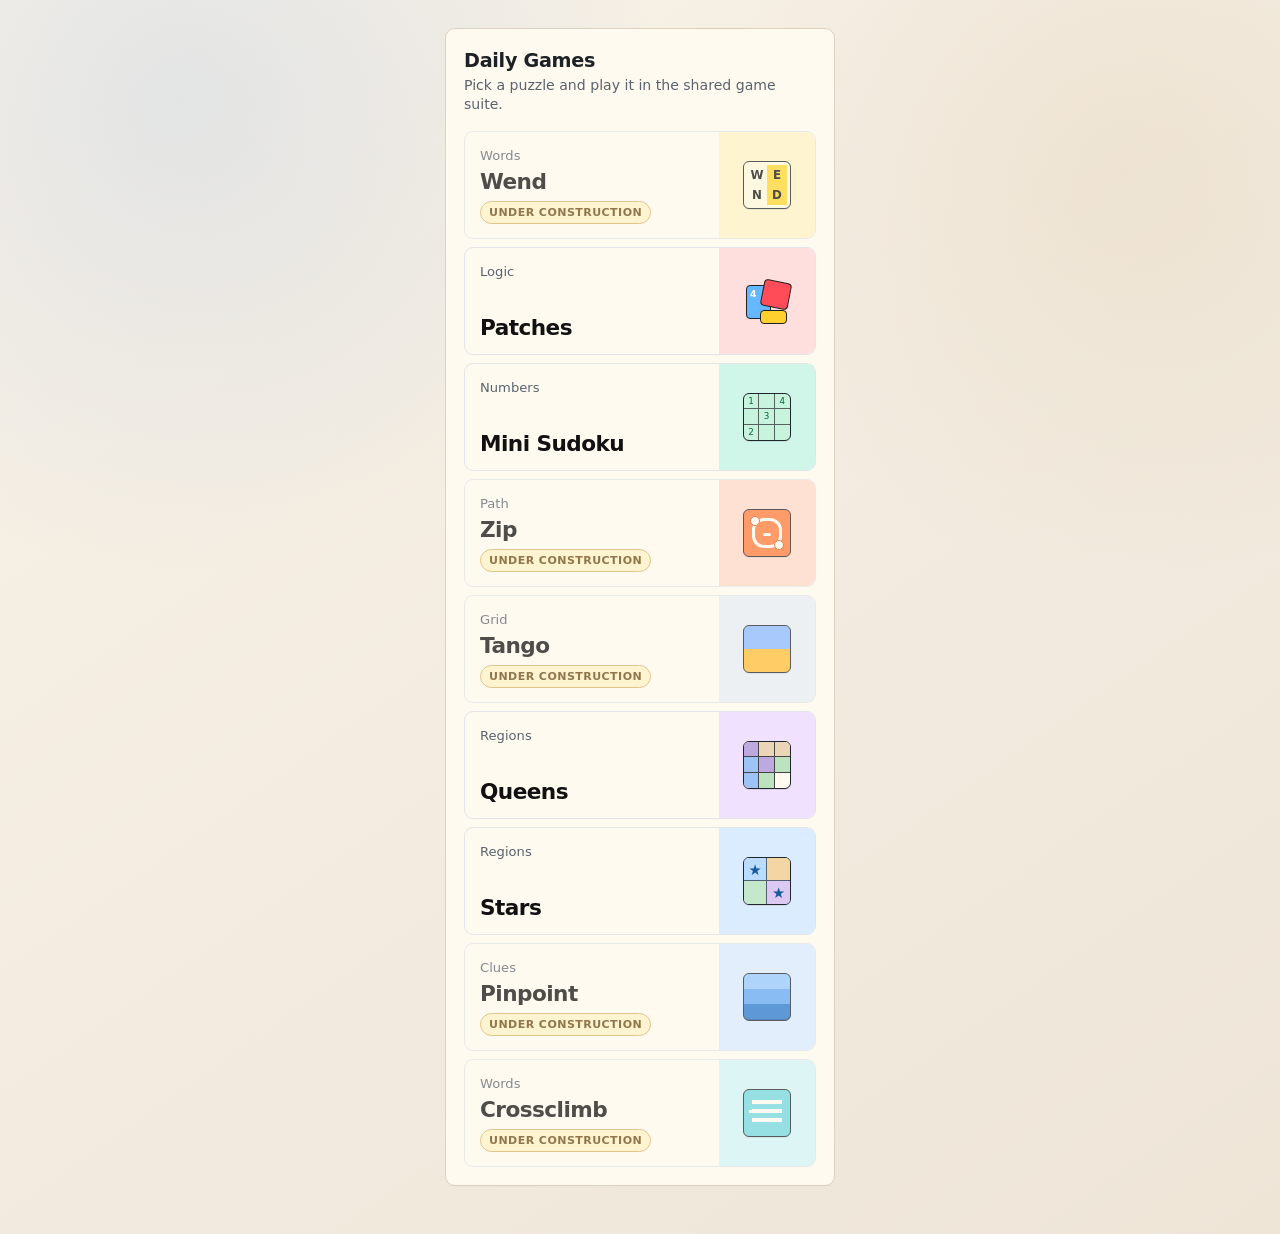
<file: index.html>
<!doctype html>
<html lang="en">
<head>
<meta charset="utf-8">
<meta name="viewport" content="width=device-width,initial-scale=1,viewport-fit=cover">
<title>Puzzle games</title>
<link rel="stylesheet" href="assets/app.css?v=20260803-7">
</head>
<body data-start-game="home">
<script src="assets/app.js?v=20260803-7"></script>
</body>
</html>
</file>
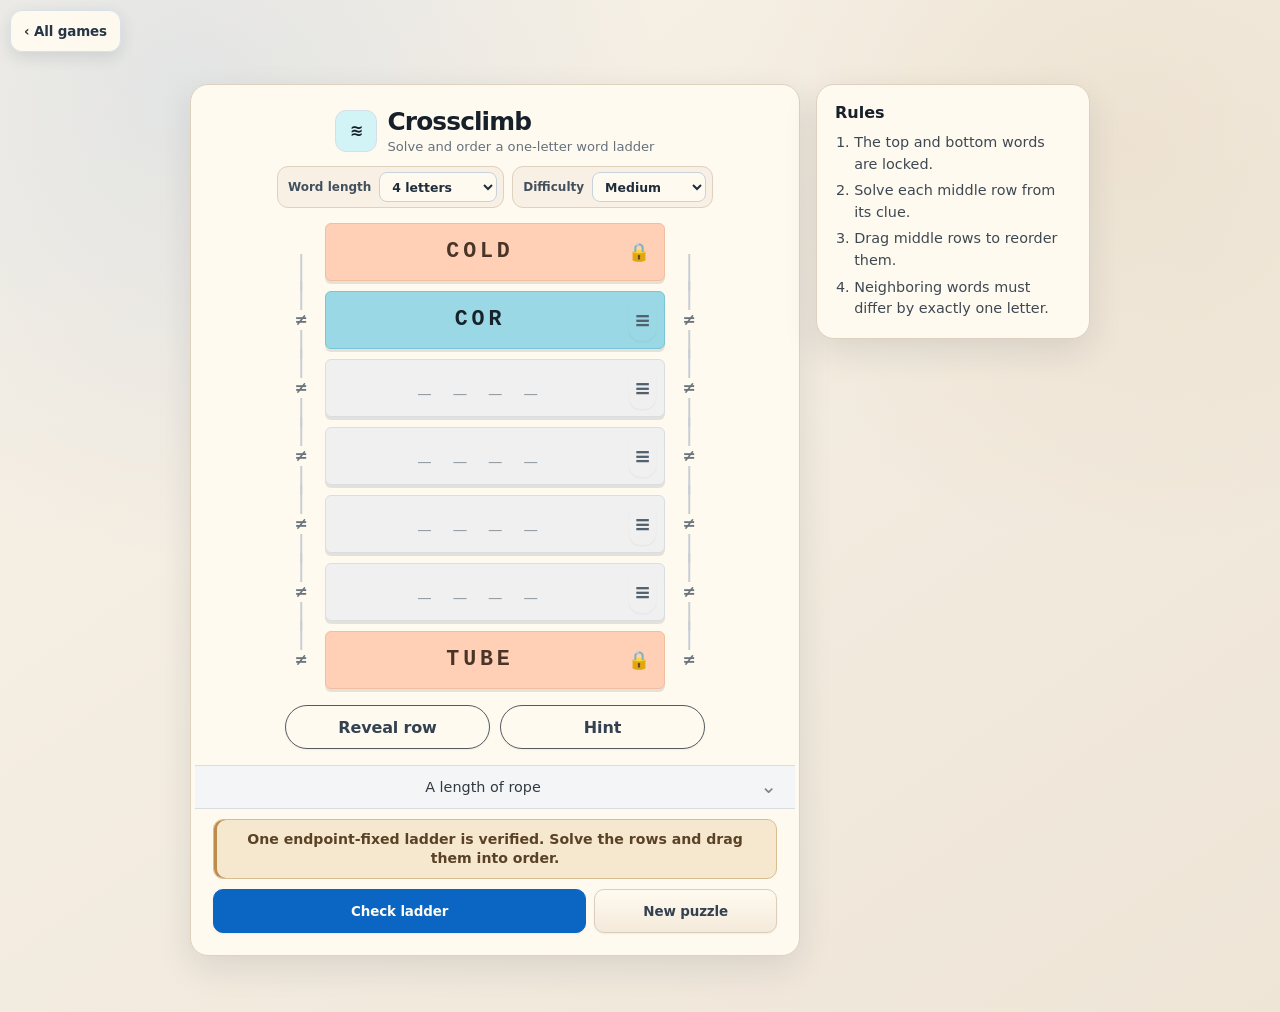
<file: crossclimb.html>
<!doctype html>
<html lang="en">
<head>
<meta charset="utf-8">
<meta name="viewport" content="width=device-width,initial-scale=1,viewport-fit=cover">
<title>Puzzle games</title>
<link rel="stylesheet" href="assets/app.css?v=20260803-7">
</head>
<body data-start-game="crossclimb">
<script src="assets/app.js?v=20260803-7"></script>
</body>
</html>
</file>
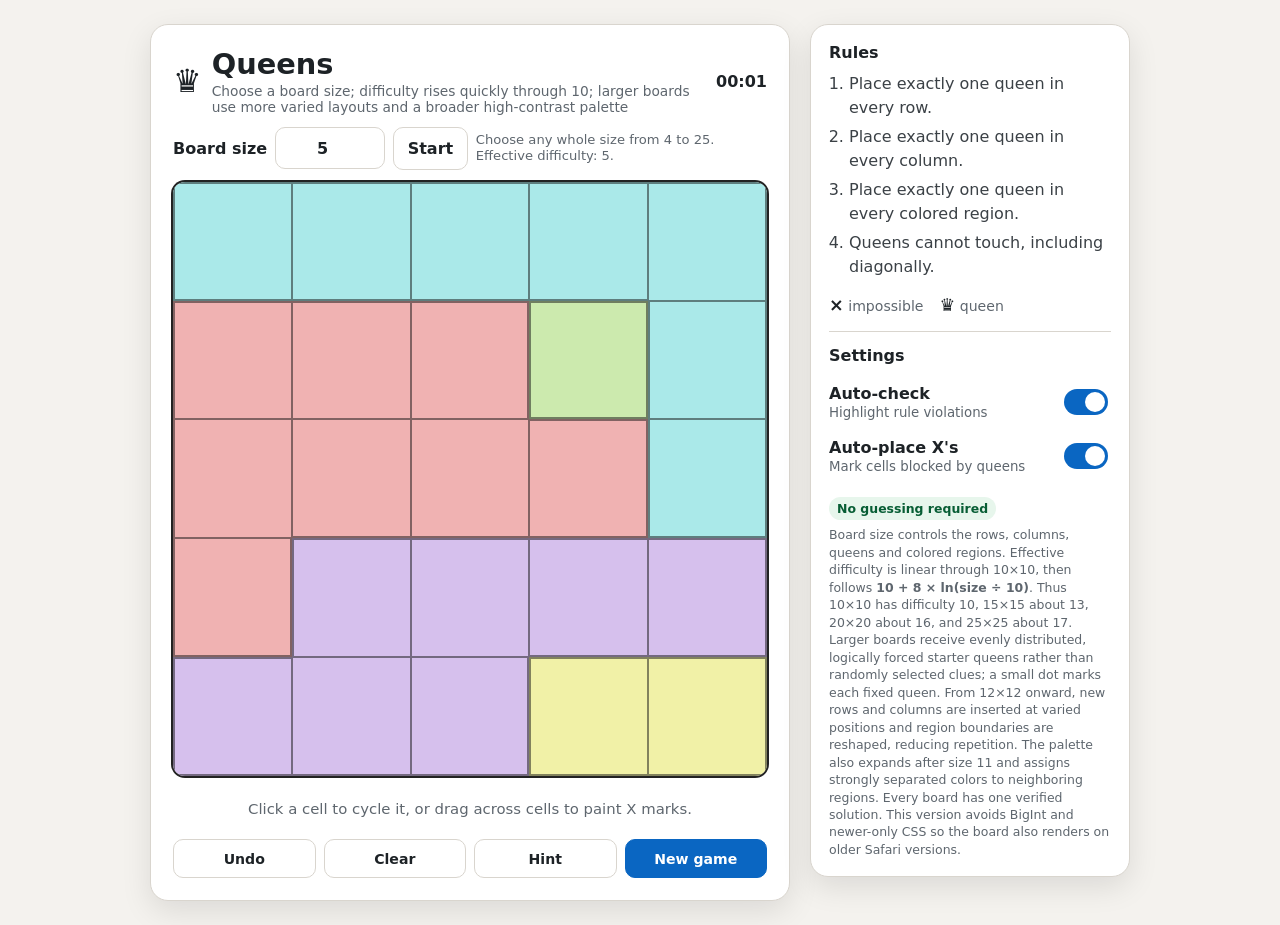
<file: linkedin_queens_v10.html>
<!doctype html>
<html lang="en">
<head>
<meta charset="utf-8">
<meta name="viewport" content="width=device-width,initial-scale=1,viewport-fit=cover">
<title>Queens Logic</title>
<style>
:root{
  --bg:#f4f2ee;--panel:#fff;--ink:#1d2226;--muted:#5e666e;--line:#d9d5ce;
  --accent:#0a66c2;--danger:#b42318;--ok:#057642;--shadow:0 10px 30px rgba(0,0,0,.10);
  font-family:Inter,ui-sans-serif,system-ui,-apple-system,BlinkMacSystemFont,"Segoe UI",sans-serif;
}
*{box-sizing:border-box}
html,body{margin:0;min-height:100%;background:var(--bg);color:var(--ink)}
body{padding:clamp(10px,2vw,24px);touch-action:manipulation}
button,select,input{font:inherit}
button{border:1px solid var(--line);background:#fff;color:var(--ink);border-radius:999px;padding:.68rem 1rem;font-weight:700;cursor:pointer}
button:hover{background:#f7f7f7} button:active{transform:translateY(1px)} button:disabled{opacity:.5;cursor:not-allowed}
button.primary{background:var(--accent);border-color:var(--accent);color:#fff}
button.ghost{background:transparent}
.app{width:min(100%,980px);margin:auto;display:grid;grid-template-columns:minmax(0,640px) minmax(250px,1fr);gap:20px;align-items:start}
.card{background:var(--panel);border:1px solid var(--line);border-radius:18px;box-shadow:var(--shadow)}
.main{padding:clamp(12px,2vw,22px)}
.topbar{display:flex;align-items:center;justify-content:space-between;gap:12px;margin-bottom:12px}
.title{display:flex;align-items:center;gap:10px}.logo{font-size:2rem;line-height:1}.title h1{font-size:clamp(1.25rem,4vw,1.8rem);margin:0}.subtitle{font-size:.86rem;color:var(--muted);margin-top:2px}
.timer{font-variant-numeric:tabular-nums;font-weight:800;white-space:nowrap}
.size-control{display:grid;grid-template-columns:auto minmax(78px,110px) auto 1fr;gap:8px;align-items:center;margin:12px 0}
.size-control label{font-weight:800;white-space:nowrap}
.size-control input{width:100%;border:1px solid var(--line);border-radius:10px;padding:.66rem .72rem;background:#fff;color:var(--ink);font-weight:800;text-align:center}
.size-control input:focus{outline:3px solid rgba(10,102,194,.22);border-color:var(--accent)}
.size-control button{border-radius:10px;padding:.68rem .85rem}
.size-help{color:var(--muted);font-size:.82rem;line-height:1.25}
.board-wrap{position:relative;width:min(100%,620px);margin:auto;border-radius:12px;overflow:hidden;background:#ddd;box-shadow:0 0 0 2px #222}
.board-wrap::before{content:"";display:block;padding-top:100%}
.board{position:absolute;top:0;right:0;bottom:0;left:0;display:grid;width:100%;height:100%;min-width:0;min-height:0;user-select:none;-webkit-user-select:none;touch-action:none}
.cell{appearance:none;-webkit-appearance:none;position:relative;width:100%;height:100%;min-width:0;min-height:0;overflow:hidden;border:0 solid rgba(20,20,20,.50);display:block;padding:0;margin:0;background-color:#fff;background-color:var(--cell);border-radius:0;outline:none;line-height:1}
.cell::after{content:"";position:absolute;top:8%;right:8%;bottom:8%;left:8%;border-radius:8px;pointer-events:none}
.cell:focus-visible::after{box-shadow:inset 0 0 0 3px var(--accent)}
.cell .mark{position:absolute;z-index:2;top:0;right:0;bottom:0;left:0;display:grid;place-items:center;overflow:hidden;font-size:min(42px,calc(58vmin / var(--n)));font-weight:900;line-height:1;text-shadow:0 1px 0 rgba(255,255,255,.45);pointer-events:none}
.cell.x .mark{font-size:0;opacity:.78;text-shadow:none}
.cell.x .mark::before,.cell.x .mark::after{content:"";position:absolute;left:18%;top:calc(50% - 2px);width:64%;height:clamp(2px,0.32em,4px);border-radius:999px;background:currentColor;transform-origin:center}
.cell.x .mark::before{transform:rotate(45deg)}
.cell.x .mark::after{transform:rotate(-45deg)}
.cell.conflict::after{background:repeating-linear-gradient(135deg,rgba(180,35,24,.20) 0 6px,rgba(180,35,24,.42) 6px 11px);box-shadow:inset 0 0 0 3px var(--danger)}
.cell.hint::after{animation:pulse 1s ease-in-out 3;background:rgba(10,102,194,.22);box-shadow:inset 0 0 0 4px var(--accent)}
.cell.fixed{cursor:default}.cell.fixed .mark{filter:drop-shadow(0 0 2px rgba(255,255,255,.85))}.cell.fixed::before{content:"";position:absolute;z-index:3;right:7%;top:7%;width:clamp(3px,calc(12vmin / var(--n)),7px);height:clamp(3px,calc(12vmin / var(--n)),7px);border-radius:50%;background:rgba(29,34,38,.55);pointer-events:none}
@keyframes pulse{50%{transform:scale(.83);opacity:.45}}
.generating{position:absolute;top:0;right:0;bottom:0;left:0;z-index:10;display:none;place-items:center;background:rgba(255,255,255,.88);font-weight:800;text-align:center;padding:20px}
.generating.show{display:grid}
.spinner{width:32px;height:32px;border:4px solid #cfd8e3;border-top-color:var(--accent);border-radius:50%;animation:spin .8s linear infinite;margin:0 auto 10px}@keyframes spin{to{transform:rotate(360deg)}}
.status{min-height:2.8em;margin:12px 0 4px;text-align:center;color:var(--muted);font-size:.93rem;display:grid;place-items:center}
.status.ok{color:var(--ok);font-weight:800}.status.bad{color:var(--danger);font-weight:800}
.actions{display:grid;grid-template-columns:repeat(4,1fr);gap:8px;margin-top:10px}.actions button{padding:.65rem .3rem;border-radius:10px;font-size:.88rem}
.side{padding:18px}.side h2{font-size:1rem;margin:0 0 10px}.rules{margin:0;padding-left:1.25rem;color:#3b4146;line-height:1.5}.rules li+li{margin-top:5px}
.legend{display:flex;gap:16px;margin:16px 0;color:var(--muted);font-size:.88rem}.legend b{color:var(--ink);font-size:1.1rem}
.settings{border-top:1px solid var(--line);padding-top:14px;margin-top:14px}.setting{display:flex;align-items:center;justify-content:space-between;gap:12px;padding:9px 0}.setting label{font-weight:650}.setting small{display:block;color:var(--muted);font-weight:400;margin-top:2px}
.switch{appearance:none;width:44px;height:26px;border-radius:999px;background:#aeb4b9;position:relative;cursor:pointer;flex:0 0 auto}.switch::after{content:"";position:absolute;width:20px;height:20px;top:3px;left:3px;border-radius:50%;background:white;transition:.18s}.switch:checked{background:var(--accent)}.switch:checked::after{left:21px}
.meta{margin-top:14px;color:var(--muted);font-size:.78rem;line-height:1.4}.badge{display:inline-block;padding:3px 8px;border-radius:999px;background:#e7f6ec;color:#075d34;font-weight:800;margin-bottom:6px}
.win{position:fixed;top:0;right:0;bottom:0;left:0;display:none;place-items:center;background:rgba(0,0,0,.45);z-index:30;padding:18px}.win.show{display:grid}.win-card{width:min(92vw,390px);background:#fff;border-radius:20px;padding:26px;text-align:center;box-shadow:var(--shadow)}.win-crown{font-size:4.2rem}.win h2{margin:.2rem 0}.win p{color:var(--muted)}.win .row{display:flex;gap:8px;justify-content:center;margin-top:16px}
@media(max-width:760px){body{padding:8px}.app{grid-template-columns:1fr;gap:10px}.side{box-shadow:none}.main{border-radius:14px}.side{border-radius:14px}.actions{grid-template-columns:repeat(2,1fr)}.board-wrap{width:100%;max-width:620px;min-width:0;min-height:0}.subtitle{display:none}.size-control{grid-template-columns:auto minmax(72px,95px) auto}.size-help{grid-column:1/-1}}
@media(max-width:360px){.topbar{align-items:flex-start}.board-wrap{min-width:0}.main{padding:10px}.size-control{gap:6px}.size-control button{padding:.65rem .55rem}}
</style>
</head>
<body>
<div class="app">
  <main class="card main">
    <div class="topbar">
      <div class="title"><div class="logo">♛</div><div><h1>Queens</h1><div class="subtitle">Choose a board size; difficulty rises quickly through 10; larger boards use more varied layouts and a broader high-contrast palette</div></div></div>
      <div class="timer" id="timer">00:00</div>
    </div>

    <div class="size-control" aria-label="Board size controls">
      <label for="boardSize">Board size</label>
      <input id="boardSize" type="number" min="4" max="25" step="1" value="5" inputmode="numeric" aria-describedby="sizeHelp">
      <button id="applySize">Start</button>
      <span class="size-help" id="sizeHelp">Choose any whole size from 4 to 25. Effective difficulty: 5.</span>
    </div>

    <div class="board-wrap">
      <div class="board" id="board" role="grid" aria-label="Queens board"></div>
      <div class="generating" id="generating"><div><div class="spinner"></div>Generating a unique logic puzzle…</div></div>
    </div>

    <div class="status" id="status" aria-live="polite">Click: empty → × → queen. Drag across cells to paint X marks.</div>
    <div class="actions">
      <button id="undo">Undo</button>
      <button id="clear">Clear</button>
      <button id="hint">Hint</button>
      <button class="primary" id="newGame">New game</button>
    </div>
  </main>

  <aside class="card side">
    <h2>Rules</h2>
    <ol class="rules">
      <li>Place exactly one queen in every row.</li>
      <li>Place exactly one queen in every column.</li>
      <li>Place exactly one queen in every colored region.</li>
      <li>Queens cannot touch, including diagonally.</li>
    </ol>
    <div class="legend"><span><b>×</b> impossible</span><span><b>♛</b> queen</span></div>
    <div class="settings">
      <h2>Settings</h2>
      <div class="setting"><label for="autoCheck">Auto-check<small>Highlight rule violations</small></label><input class="switch" id="autoCheck" type="checkbox" checked></div>
      <div class="setting"><label for="autoXs">Auto-place X's<small>Mark cells blocked by queens</small></label><input class="switch" id="autoXs" type="checkbox" checked></div>
    </div>
    <div class="meta"><span class="badge">No guessing required</span><br>Board size controls the rows, columns, queens and colored regions. Effective difficulty is linear through 10×10, then follows <b>10 + 8 × ln(size ÷ 10)</b>. Thus 10×10 has difficulty 10, 15×15 about 13, 20×20 about 16, and 25×25 about 17. Larger boards receive evenly distributed, logically forced starter queens rather than randomly selected clues; a small dot marks each fixed queen. From 12×12 onward, new rows and columns are inserted at varied positions and region boundaries are reshaped, reducing repetition. The palette also expands after size 11 and assigns strongly separated colors to neighboring regions. Every board has one verified solution. This version avoids BigInt and newer-only CSS so the board also renders on older Safari versions.</div>
  </aside>
</div>

<div class="win" id="win" role="dialog" aria-modal="true" aria-labelledby="winTitle">
  <div class="win-card"><div class="win-crown">♛</div><h2 id="winTitle">Puzzle solved</h2><p id="winText"></p><div class="row"><button id="closeWin">View board</button><button class="primary" id="winNew">New game</button></div></div>
</div>

<script>
(() => {
'use strict';
window.addEventListener('error',function(){var st=document.getElementById('status');if(st){st.textContent='The game could not start in this browser. Please reload or update Safari.';st.className='status bad';}});
const MIN_SIZE=4,MAX_SIZE=25,MAX_GENERATED_BASE=9;
const $=s=>document.querySelector(s);
const boardEl=$('#board'),statusEl=$('#status'),genEl=$('#generating'),timerEl=$('#timer'),sizeInput=$('#boardSize');
let n=5,regions=[],solution=[],regionColors=[],cells=[],history=[],moves=0,startedAt=0,timerId=null,solved=false,hintCell=-1,generationToken=0,dragState=null,fixedQueens=new Set();

function randInt(max){return Math.floor(Math.random()*max)}
function shuffle(a){for(let i=a.length-1;i>0;i--){const j=randInt(i+1);[a[i],a[j]]=[a[j],a[i]]}return a}
function fmtTime(ms){const s=Math.max(0,Math.floor(ms/1000)),m=Math.floor(s/60);return String(m).padStart(2,'0')+':'+String(s%60).padStart(2,'0')}
function startTimer(){clearInterval(timerId);startedAt=Date.now();timerEl.textContent='00:00';timerId=setInterval(()=>{if(!solved)timerEl.textContent=fmtTime(Date.now()-startedAt)},500)}
function setStatus(text,type=''){statusEl.textContent=text;statusEl.className='status'+(type?' '+type:'')}
function baseConfig(size){return {maxAttempts:size<=5?55:size===6?75:size===7?100:size===8?135:size===9?190:260,preferSingleton:size<=5,minRegion:size>=8?2:1}}
function unresolvedTarget(size){
  // Full difficulty through 10×10, then a stronger natural-log curve.
  // This keeps early growth fast while allowing larger boards to become harder gradually.
  if(size<=10)return size;
  return Math.min(size,Math.max(1,Math.round(10+8*Math.log(size/10))));
}
function updateSizeHelp(){
  const value=Number(sizeInput.value);
  if(Number.isInteger(value)&&value>=MIN_SIZE&&value<=MAX_SIZE){
    const difficulty=unresolvedTarget(value);
    $('#sizeHelp').textContent=`Choose any whole size from ${MIN_SIZE} to ${MAX_SIZE}. Effective difficulty: ${difficulty}.`;
  }else $('#sizeHelp').textContent=`Choose any whole size from ${MIN_SIZE} to ${MAX_SIZE}.`;
}
function addStarterQueens(size){
  fixedQueens=new Set();
  const starterCount=Math.max(0,size-unresolvedTarget(size));
  if(!starterCount)return 0;

  // Starter clues are deliberately and evenly distributed instead of
  // being selected randomly. Ties use region size and row number only.
  const regionSizes=Array(size).fill(0);
  for(const rid of regions)regionSizes[rid]++;
  const available=new Set(Array.from({length:size},(_,r)=>r));
  const chosen=[];
  for(let k=0;k<starterCount;k++){
    const target=((k+1)*size/(starterCount+1))-.5;
    let bestRow=-1,bestScore=Infinity;
    for(const r of available){
      const i=r*size+solution[r];
      const spacing=chosen.length?Math.min(...chosen.map(x=>Math.abs(x-r))):size;
      const score=Math.abs(r-target)-Math.min(spacing,4)*.035+regionSizes[regions[i]]*.002+r*.00001;
      if(score<bestScore){bestScore=score;bestRow=r}
    }
    available.delete(bestRow);chosen.push(bestRow);
  }
  chosen.sort((a,b)=>a-b);
  for(const r of chosen){const i=r*size+solution[r];fixedQueens.add(i);cells[i]=2}
  return fixedQueens.size;
}

const COLOR_CANDIDATES=[
  [0,68,82],[120,54,80],[240,58,84],[60,72,80],[180,58,79],[300,54,84],
  [30,74,80],[150,52,80],[270,55,84],[90,58,80],[210,68,82],[330,61,83],
  [15,70,90],[135,52,88],[255,57,90],[75,66,88],[195,58,88],[315,55,90],
  [45,72,88],[165,50,88],[285,55,89],[105,56,88],[225,63,89],[345,62,89],
  [350,55,74],[110,46,74],[230,50,76],[50,62,75],[170,46,73],[290,48,76]
];
function colorDistance(a,b){
  let dh=Math.abs(a[0]-b[0]);dh=Math.min(dh,360-dh)/180;
  return dh*3+Math.abs(a[1]-b[1])/34+Math.abs(a[2]-b[2])/18;
}
function makePalette(count,map,size){
  const adjacency=Array.from({length:count},()=>new Set());
  for(let r=0;r<size;r++)for(let c=0;c<size;c++){
    const i=r*size+c,id=map[i];
    if(c+1<size&&map[i+1]!==id){adjacency[id].add(map[i+1]);adjacency[map[i+1]].add(id)}
    if(r+1<size&&map[i+size]!==id){adjacency[id].add(map[i+size]);adjacency[map[i+size]].add(id)}
  }
  const order=Array.from({length:count},(_,i)=>i).sort((a,b)=>adjacency[b].size-adjacency[a].size||a-b);
  const assigned=Array(count).fill(-1),used=new Set();
  const candidateLimit=size>11?COLOR_CANDIDATES.length:Math.min(12,COLOR_CANDIDATES.length);
  for(const rid of order){
    let best=-1,bestScore=-Infinity;
    for(let ci=0;ci<candidateLimit;ci++){
      if(used.has(ci))continue;
      const neighborColors=[...adjacency[rid]].map(x=>assigned[x]).filter(x=>x>=0);
      const separation=neighborColors.length?Math.min(...neighborColors.map(x=>colorDistance(COLOR_CANDIDATES[ci],COLOR_CANDIDATES[x]))):5;
      const globalSpread=assigned.filter(x=>x>=0).length?Math.min(...assigned.filter(x=>x>=0).map(x=>colorDistance(COLOR_CANDIDATES[ci],COLOR_CANDIDATES[x]))):2;
      const score=separation*4+globalSpread;
      if(score>bestScore){bestScore=score;best=ci}
    }
    if(best<0)best=[...Array(COLOR_CANDIDATES.length).keys()].find(i=>!used.has(i));
    assigned[rid]=best;used.add(best);
  }
  return assigned.map(ci=>{const c=COLOR_CANDIDATES[ci];return `hsl(${c[0]}, ${c[1]}%, ${c[2]}%)`});
}

function makeSolution(size){
  const used=Array(size).fill(false),out=[];
  function dfs(r){
    const opts=shuffle([...Array(size).keys()]);
    for(const c of opts){
      if(used[c]||(r>0&&Math.abs(c-out[r-1])===1))continue;
      used[c]=true;out[r]=c;
      if(r===size-1||dfs(r+1))return true;
      used[c]=false;
    }
    return false;
  }
  return dfs(0)?out.slice():null;
}

function solveCount(regionMap,size,opts={}){
  const limit=opts.limit||2,forced=opts.forced||Array(size).fill(-1),capture=!!opts.capture;
  let count=0,first=null;
  const rows=Array.from({length:size},()=>[]);
  for(let r=0;r<size;r++)for(let c=0;c<size;c++){
    const rid=regionMap[r*size+c];
    if(rid<0||(forced[r]>=0&&forced[r]!==c))continue;
    rows[r].push(c);
  }
  function dfs(r,usedCols,usedRegs,prev,path){
    if(count>=limit)return;
    if(r===size){count++;if(capture&&!first)first=path.slice();return}
    for(const c of rows[r]){
      const rid=regionMap[r*size+c],cb=(1<<c),rb=(1<<rid);
      if((usedCols&cb)||(usedRegs&rb)||(r>0&&Math.abs(c-prev)===1))continue;
      path[r]=c;dfs(r+1,usedCols|cb,usedRegs|rb,c,path);
      if(count>=limit)return;
    }
  }
  dfs(0,0,0,-99,Array(size));
  return {count,first};
}

function growUnique(size,sol,conf){
  const map=Array(size*size).fill(-1),sizes=Array(size).fill(1);
  for(let r=0;r<size;r++)map[r*size+sol[r]]=r;
  const frozen=conf.preferSingleton?randInt(size):-1;
  let remaining=size*size-size;
  while(remaining){
    const options=[];
    for(let r=0;r<size;r++)for(let c=0;c<size;c++){
      const i=r*size+c;if(map[i]>=0)continue;
      const near=new Set();
      if(r>0&&map[i-size]>=0)near.add(map[i-size]);
      if(r<size-1&&map[i+size]>=0)near.add(map[i+size]);
      if(c>0&&map[i-1]>=0)near.add(map[i-1]);
      if(c<size-1&&map[i+1]>=0)near.add(map[i+1]);
      for(const rid of near)if(rid!==frozen)options.push([i,rid,sizes[rid]]);
    }
    if(!options.length)return null;
    shuffle(options);options.sort((a,b)=>a[2]-b[2]+(Math.random()-.5)*2.2);
    let placed=false;
    for(const [i,rid] of options){
      map[i]=rid;
      if(solveCount(map,size,{limit:2}).count===1){sizes[rid]++;remaining--;placed=true;break}
      map[i]=-1;
    }
    if(!placed)return null;
  }
  if(Math.min(...sizes)<conf.minRegion)return null;
  return map;
}

const fallback={
  4:{sol:[1,3,0,2],map:[0,0,0,1,0,1,1,1,2,2,3,3,2,3,3,3]},
  5:{sol:[4,2,0,3,1],map:[1,1,0,0,0,2,1,1,3,0,2,1,1,3,0,2,4,4,3,0,4,4,3,3,3]},
  6:{sol:[2,4,0,3,1,5],map:[0,0,0,1,5,5,2,2,0,1,1,5,2,2,3,3,3,5,2,4,4,3,5,5,2,4,4,3,5,5,2,2,5,5,5,5]},
  7:{sol:[6,2,0,4,1,5,3],map:[1,1,3,3,0,0,0,2,1,1,3,0,0,0,2,1,3,3,0,3,0,2,2,3,3,3,3,0,4,4,3,3,3,5,0,4,4,4,5,5,5,0,6,6,6,6,5,5,5]},
  8:{sol:[6,0,3,7,5,2,4,1],map:[0,0,0,0,0,0,0,0,1,0,0,0,0,0,0,0,1,1,1,2,2,0,0,0,1,1,2,2,2,3,3,3,1,5,2,2,2,4,4,3,7,5,5,5,6,4,4,3,7,7,5,5,6,6,4,3,7,7,5,6,6,6,4,4]},
  9:{sol:[5,2,4,7,0,8,3,1,6],map:[1,1,1,1,1,0,0,0,0,4,4,1,1,1,0,3,0,0,4,4,1,1,2,2,3,3,3,4,4,6,1,1,2,2,3,3,4,4,6,6,6,2,2,5,5,4,4,6,6,6,2,2,8,5,4,4,6,6,6,2,2,8,8,4,7,7,7,7,7,2,8,8,7,7,7,7,7,7,8,8,8]}
};

function transformPuzzle(data,size,turns=randInt(4),mirror=Math.random()<.5){
  const newMap=Array(size*size),newSol=Array(size);
  function tx(r,c){if(mirror)c=size-1-c;for(let k=0;k<turns;k++)[r,c]=[c,size-1-r];return [r,c]}
  for(let r=0;r<size;r++)for(let c=0;c<size;c++){const [rr,cc]=tx(r,c);newMap[rr*size+cc]=data.map[r*size+c]}
  for(let r=0;r<size;r++){const [rr,cc]=tx(r,data.sol[r]);newSol[rr]=cc}
  return {map:newMap,sol:newSol};
}
function insertionCandidates(data,size){
  const out=[];
  for(let row=0;row<=size;row++)for(let col=0;col<=size;col++){
    const shifted=oldCol=>oldCol>=col?oldCol+1:oldCol;
    if(row>0&&Math.abs(shifted(data.sol[row-1])-col)<=1)continue;
    if(row<size&&Math.abs(shifted(data.sol[row])-col)<=1)continue;
    const edgePenalty=(row===0||row===size?1:0)+(col===0||col===size?1:0);
    out.push({row,col,edgePenalty});
  }
  shuffle(out);
  out.sort((a,b)=>a.edgePenalty-b.edgePenalty+(Math.random()-.5)*.7);
  return out;
}
function buildInsertedPuzzle(data,size,row,col,armCount){
  const next=size+1,map=Array(next*next).fill(-1),sol=Array(next);
  for(let r=0;r<size;r++)for(let c=0;c<size;c++){
    const nr=r>=row?r+1:r,nc=c>=col?c+1:c;
    map[nr*next+nc]=data.map[r*size+c];
  }
  for(let r=0;r<size;r++){
    const nr=r>=row?r+1:r;
    sol[nr]=data.sol[r]>=col?data.sol[r]+1:data.sol[r];
  }
  sol[row]=col;

  let useLower=Math.random()<.5,run=1+randInt(3);
  for(let c=0;c<next;c++)if(c!==col){
    if(--run<=0){useLower=!useLower;run=1+randInt(4)}
    const oldC=c<col?c:c-1;
    const oldR=row===0?0:row===size?size-1:(useLower?row:row-1);
    map[row*next+c]=data.map[oldR*size+oldC];
  }
  let useRight=Math.random()<.5;run=1+randInt(3);
  for(let r=0;r<next;r++)if(r!==row){
    if(--run<=0){useRight=!useRight;run=1+randInt(4)}
    const oldR=r<row?r:r-1;
    const oldC=col===0?0:col===size?size-1:(useRight?col:col-1);
    map[r*next+col]=data.map[oldR*size+oldC];
  }
  map[row*next+col]=size;
  const arms=shuffle([[row-1,col],[row+1,col],[row,col-1],[row,col+1]]).filter(([r,c])=>r>=0&&r<next&&c>=0&&c<next);
  for(const [r,c] of arms.slice(0,armCount))map[r*next+c]=size;
  return {map,sol};
}
function extendPuzzle(data,size){
  const candidates=insertionCandidates(data,size),pick=candidates[randInt(Math.min(candidates.length,Math.max(1,Math.floor(candidates.length*.65))))];
  // For very large boards, use the guaranteed-unique singleton insertion.
  // Its position and surrounding boundaries still vary on every extension.
  if(size>=15)return buildInsertedPuzzle(data,size,pick.row,pick.col,0);
  const armCount=1+randInt(size>=11?3:2),expanded=buildInsertedPuzzle(data,size,pick.row,pick.col,armCount);
  if(solveCount(expanded.map,size+1,{limit:2}).count===1)return expanded;
  return buildInsertedPuzzle(data,size,pick.row,pick.col,0);
}
function regionConnectedAfterRemoval(map,size,rid,remove){
  let start=-1,total=0;
  for(let i=0;i<map.length;i++)if(map[i]===rid&&i!==remove){total++;if(start<0)start=i}
  if(total<1)return false;
  const seen=new Set([start]),stack=[start];
  while(stack.length){
    const i=stack.pop(),r=Math.floor(i/size),c=i%size;
    const near=[];if(r>0)near.push(i-size);if(r<size-1)near.push(i+size);if(c>0)near.push(i-1);if(c<size-1)near.push(i+1);
    for(const j of near)if(j!==remove&&map[j]===rid&&!seen.has(j)){seen.add(j);stack.push(j)}
  }
  return seen.size===total;
}
function reshapePuzzle(data,size,targetMoves){
  const original=data.map.slice(),queenCells=new Set(data.sol.map((c,r)=>r*size+c));
  function attempt(moveCount){
    const map=original.slice(),regionSizes=Array(size).fill(0);for(const rid of map)regionSizes[rid]++;
    let moved=0,tries=0;
    while(moved<moveCount&&tries++<moveCount*14){
      const i=randInt(map.length);if(queenCells.has(i))continue;
      const source=map[i];if(regionSizes[source]<=2||!regionConnectedAfterRemoval(map,size,source,i))continue;
      const r=Math.floor(i/size),c=i%size,targets=new Set();
      if(r>0&&map[i-size]!==source)targets.add(map[i-size]);if(r<size-1&&map[i+size]!==source)targets.add(map[i+size]);
      if(c>0&&map[i-1]!==source)targets.add(map[i-1]);if(c<size-1&&map[i+1]!==source)targets.add(map[i+1]);
      if(!targets.size)continue;
      const target=shuffle([...targets])[0];map[i]=target;regionSizes[source]--;regionSizes[target]++;moved++;
    }
    return moved?map:null;
  }
  for(const moves of [targetMoves,Math.ceil(targetMoves/2),Math.min(3,targetMoves)]){
    const map=attempt(moves);if(map&&solveCount(map,size,{limit:2}).count===1)return {map,sol:data.sol.slice()};
  }
  return {map:original,sol:data.sol.slice()};
}
function relabelRegions(map,size){const ids=shuffle([...Array(size).keys()]);return map.map(id=>ids[id])}

async function generateGame(){
  const token=++generationToken,target=n,baseSize=Math.min(target,MAX_GENERATED_BASE),conf=baseConfig(baseSize);
  solved=false;genEl.classList.add('show');setControls(false);setStatus('Creating a uniquely solvable board…');
  await new Promise(r=>setTimeout(r,30));
  let best=null;
  for(let attempt=0;attempt<conf.maxAttempts&&token===generationToken;attempt++){
    const sol=makeSolution(baseSize);if(!sol)continue;
    const map=growUnique(baseSize,sol,conf);
    if(map){best={map,sol};break}
    if(attempt%4===3)await new Promise(r=>setTimeout(r,0));
  }
  if(token!==generationToken)return;
  if(!best){
    const fallbackSize=Math.min(baseSize,9),f=fallback[fallbackSize];
    best=transformPuzzle({map:f.map.slice(),sol:f.sol.slice()},fallbackSize);
    let fallbackCurrent=fallbackSize;
    while(fallbackCurrent<baseSize){best=extendPuzzle(best,fallbackCurrent);fallbackCurrent++}
  }
  let current=baseSize;
  while(current<target){best=extendPuzzle(best,current);current++}
  if(target>=12&&target<=15)best=reshapePuzzle(best,target,Math.min(8,3+Math.floor((target-11)*.6)));
  best=transformPuzzle(best,target);
  best.map=relabelRegions(best.map,target);
  regions=best.map;solution=best.sol;regionColors=makePalette(target,regions,target);cells=Array(target*target).fill(0);history=[];moves=0;hintCell=-1;
  const starters=addStarterQueens(target);
  renderBoard();genEl.classList.remove('show');setControls(true);
  setStatus(starters?`${starters} forced starter queen${starters===1?' is':'s are'} already placed. ${target-starters} remain.`:'Click a cell to cycle it, or drag across cells to paint X marks.');
  startTimer();
}

function borderStyle(i){
  const r=Math.floor(i/n),c=i%n,id=regions[i];
  return {top:r===0?2:(regions[i-n]!==id?2:.5),right:c===n-1?2:(regions[i+1]!==id?2:.5),bottom:r===n-1?2:(regions[i+n]!==id?2:.5),left:c===0?2:(regions[i-1]!==id?2:.5)};
}
function autoBlockedSet(){
  const out=new Set();if(!$('#autoXs').checked)return out;
  const queens=[];cells.forEach((v,i)=>{if(v===2)queens.push(i)});
  for(const q of queens){
    const qr=Math.floor(q/n),qc=q%n,rid=regions[q];
    for(let i=0;i<n*n;i++){
      if(i===q||cells[i]===2)continue;
      const r=Math.floor(i/n),c=i%n;
      if(r===qr||c===qc||regions[i]===rid||(Math.abs(r-qr)<=1&&Math.abs(c-qc)<=1))out.add(i);
    }
  }
  return out;
}
function conflictSet(){
  const bad=new Set();if(!$('#autoCheck').checked)return bad;
  const qs=[];cells.forEach((v,i)=>{if(v===2)qs.push(i)});
  for(let a=0;a<qs.length;a++)for(let b=a+1;b<qs.length;b++){
    const i=qs[a],j=qs[b],r1=Math.floor(i/n),c1=i%n,r2=Math.floor(j/n),c2=j%n;
    if(r1===r2||c1===c2||regions[i]===regions[j]||(Math.abs(r1-r2)<=1&&Math.abs(c1-c2)<=1)){bad.add(i);bad.add(j)}
  }
  return bad;
}
function renderBoard(){
  boardEl.style.gridTemplateColumns=`repeat(${n},minmax(0,1fr))`;
  boardEl.style.gridTemplateRows=`repeat(${n},minmax(0,1fr))`;
  boardEl.style.setProperty('--n',n);boardEl.innerHTML='';
  const auto=autoBlockedSet(),bad=conflictSet();
  for(let i=0;i<n*n;i++){
    const b=borderStyle(i),base=cells[i],effective=base===0&&auto.has(i)?1:base;
    const btn=document.createElement('button');btn.className='cell'+(effective===1?' x':'')+(base===2?' queen':'')+(fixedQueens.has(i)?' fixed':'')+(bad.has(i)?' conflict':'')+(i===hintCell?' hint':'');
    btn.style.setProperty('--cell',regionColors[regions[i]]);
    btn.style.borderTopWidth=b.top+'px';btn.style.borderRightWidth=b.right+'px';btn.style.borderBottomWidth=b.bottom+'px';btn.style.borderLeftWidth=b.left+'px';
    btn.dataset.i=i;btn.setAttribute('role','gridcell');btn.setAttribute('aria-label',`Row ${Math.floor(i/n)+1}, column ${i%n+1}: ${fixedQueens.has(i)?'fixed starter queen':effective===1?'marked X':base===2?'queen':'empty'}`);
    btn.innerHTML=`<span class="mark">${base===2?'♛':''}</span>`;
    boardEl.appendChild(btn);
  }
  updateButtons();
}
function pushHistory(){history.push(cells.slice());if(history.length>200)history.shift()}
function cycleCell(i,isAuto=false,reverse=false){
  if(solved)return;
  if(fixedQueens.has(i)){setStatus('That queen is a fixed, logically forced starter clue.');return}
  pushHistory();hintCell=-1;
  const effective=(cells[i]===0&&isAuto)?1:cells[i];
  cells[i]=reverse?(effective===0?2:effective===2?1:0):(effective===0?1:effective===1?2:0);
  moves++;renderBoard();checkProgress();
}
function checkProgress(){
  const bad=conflictSet();
  if(bad.size){setStatus('Two or more queens break a rule.','bad');return}
  const queens=cells.filter(v=>v===2).length;
  if(queens===n){
    const valid=solution.every((c,r)=>cells[r*n+c]===2);
    if(valid){solved=true;clearInterval(timerId);setStatus('Solved without guessing.','ok');renderBoard();$('#winText').textContent=`${n}×${n} · ${n} colors · ${timerEl.textContent} · ${moves} moves`;$('#win').classList.add('show')}
    else setStatus('The board is full, but at least one queen is misplaced.','bad');
  }else setStatus(`${queens} of ${n} queens placed.`);
}
function hasPlayerMarks(){return cells.some((v,i)=>v!==0&&!fixedQueens.has(i))}
function updateButtons(){$('#undo').disabled=!history.length||solved;$('#clear').disabled=!hasPlayerMarks()||solved;$('#hint').disabled=solved}
function setControls(enabled){document.querySelectorAll('.actions button,.size-control button,.size-control input').forEach(el=>el.disabled=!enabled)}
function undo(){if(!history.length||solved)return;cells=history.pop();moves++;hintCell=-1;renderBoard();checkProgress()}
function clearBoard(){if(!hasPlayerMarks()||solved)return;pushHistory();cells.fill(0);for(const i of fixedQueens)cells[i]=2;moves++;hintCell=-1;renderBoard();setStatus('Player marks cleared; starter queens remain.')}
function hint(){
  if(solved)return;
  const bad=conflictSet();
  if(bad.size){hintCell=[...bad][0];renderBoard();setStatus('Fix the highlighted conflicting queen first.','bad');return}
  let wrong=-1;
  for(let i=0;i<n*n;i++)if((cells[i]===2&&solution[Math.floor(i/n)]!==i%n)||(cells[i]===1&&solution[Math.floor(i/n)]===i%n)){wrong=i;break}
  if(wrong>=0){hintCell=wrong;renderBoard();setStatus('The highlighted mark blocks the puzzle’s unique solution.','bad');return}
  let target=-1;
  for(let r=0;r<n;r++){const i=r*n+solution[r];if(cells[i]!==2){target=i;break}}
  if(target<0)return;
  pushHistory();cells[target]=2;moves++;hintCell=target;renderBoard();setStatus(`Forced move: the queen in row ${Math.floor(target/n)+1} belongs in column ${target%n+1}.`);checkProgress();
}

function cellFromTarget(target){const cell=target&&target.closest?target.closest('.cell'):null;return cell&&boardEl.contains(cell)?Number(cell.dataset.i):-1}
function cellFromPoint(x,y){return cellFromTarget(document.elementFromPoint(x,y))}
function lineCells(from,to){
  const r1=Math.floor(from/n),c1=from%n,r2=Math.floor(to/n),c2=to%n,steps=Math.max(Math.abs(r2-r1),Math.abs(c2-c1)),out=[];
  if(!steps)return [from];
  for(let k=0;k<=steps;k++){const r=Math.round(r1+(r2-r1)*k/steps),c=Math.round(c1+(c2-c1)*k/steps),i=r*n+c;if(out[out.length-1]!==i)out.push(i)}
  return out;
}
function paintXs(indices){
  const change=indices.some(i=>i>=0&&cells[i]!==1&&cells[i]!==2);
  if(!change)return false;
  if(!dragState.historySaved){pushHistory();dragState.historySaved=true}
  for(const i of indices)if(i>=0&&cells[i]!==2)cells[i]=1;
  dragState.changed=true;hintCell=-1;renderBoard();return true;
}
function finishDrag(commitClick){
  const state=dragState;if(!state)return;dragState=null;
  if(state.active){if(state.changed){moves++;renderBoard();checkProgress()}else setStatus('No cells changed.')}
  else if(commitClick)cycleCell(state.start,autoBlockedSet().has(state.start));
}
function beginDrag(pointerId,i){
  dragState={pointerId:pointerId,start:i,last:i,active:false,historySaved:false,changed:false};
}
function moveDrag(pointerId,x,y){
  if(!dragState||dragState.pointerId!==pointerId)return;
  const i=cellFromPoint(x,y);if(i<0||i===dragState.last)return;
  const previous=dragState.last;dragState.last=i;dragState.active=true;
  paintXs(lineCells(previous,i).concat(dragState.historySaved?[]:[dragState.start]));
}
if(window.PointerEvent){
  boardEl.addEventListener('pointerdown',e=>{
    if(solved||e.button!==0)return;
    const i=cellFromTarget(e.target);if(i<0)return;
    e.preventDefault();beginDrag(e.pointerId,i);
    try{boardEl.setPointerCapture(e.pointerId)}catch(err){}
  });
  boardEl.addEventListener('pointermove',e=>{
    if(!dragState||dragState.pointerId!==e.pointerId)return;
    e.preventDefault();moveDrag(e.pointerId,e.clientX,e.clientY);
  });
  boardEl.addEventListener('pointerup',e=>{if(!dragState||dragState.pointerId!==e.pointerId)return;e.preventDefault();finishDrag(true)});
  boardEl.addEventListener('pointercancel',e=>{if(dragState&&dragState.pointerId===e.pointerId)finishDrag(false)});
}else{
  boardEl.addEventListener('touchstart',e=>{
    if(solved||!e.touches.length)return;
    const t=e.touches[0],i=cellFromPoint(t.clientX,t.clientY);if(i<0)return;
    e.preventDefault();beginDrag('touch',i);
  },{passive:false});
  boardEl.addEventListener('touchmove',e=>{
    if(!dragState||dragState.pointerId!=='touch'||!e.touches.length)return;
    const t=e.touches[0];e.preventDefault();moveDrag('touch',t.clientX,t.clientY);
  },{passive:false});
  boardEl.addEventListener('touchend',e=>{if(!dragState||dragState.pointerId!=='touch')return;e.preventDefault();finishDrag(true)},{passive:false});
  boardEl.addEventListener('touchcancel',()=>{if(dragState&&dragState.pointerId==='touch')finishDrag(false)});
  boardEl.addEventListener('mousedown',e=>{
    if(solved||e.button!==0)return;const i=cellFromTarget(e.target);if(i<0)return;
    e.preventDefault();beginDrag('mouse',i);
  });
  window.addEventListener('mousemove',e=>{if(dragState&&dragState.pointerId==='mouse'){e.preventDefault();moveDrag('mouse',e.clientX,e.clientY)}});
  window.addEventListener('mouseup',e=>{if(dragState&&dragState.pointerId==='mouse'){e.preventDefault();finishDrag(true)}});
}
boardEl.addEventListener('click',e=>{if(e.detail!==0)return;const i=cellFromTarget(e.target);if(i>=0)cycleCell(i,autoBlockedSet().has(i))});
boardEl.addEventListener('contextmenu',e=>{const i=cellFromTarget(e.target);if(i<0)return;e.preventDefault();cycleCell(i,autoBlockedSet().has(i),true)});

function applySize(){
  const value=Number(sizeInput.value);
  if(!Number.isInteger(value)||value<MIN_SIZE||value>MAX_SIZE){setStatus(`Enter a whole board size from ${MIN_SIZE} to ${MAX_SIZE}.`,'bad');sizeInput.focus();return}
  n=value;generateGame();
}
$('#applySize').addEventListener('click',applySize);sizeInput.addEventListener('input',updateSizeHelp);sizeInput.addEventListener('keydown',e=>{if(e.key==='Enter')applySize()});
$('#newGame').addEventListener('click',generateGame);$('#undo').addEventListener('click',undo);$('#clear').addEventListener('click',clearBoard);$('#hint').addEventListener('click',hint);
$('#autoCheck').addEventListener('change',()=>{renderBoard();checkProgress()});$('#autoXs').addEventListener('change',renderBoard);
$('#closeWin').addEventListener('click',()=>$('#win').classList.remove('show'));$('#winNew').addEventListener('click',()=>{$('#win').classList.remove('show');generateGame()});
window.addEventListener('keydown',e=>{if((e.ctrlKey||e.metaKey)&&e.key.toLowerCase()==='z'){e.preventDefault();undo()}});
updateSizeHelp();
generateGame();
})();
</script>
</body>
</html>
</file>
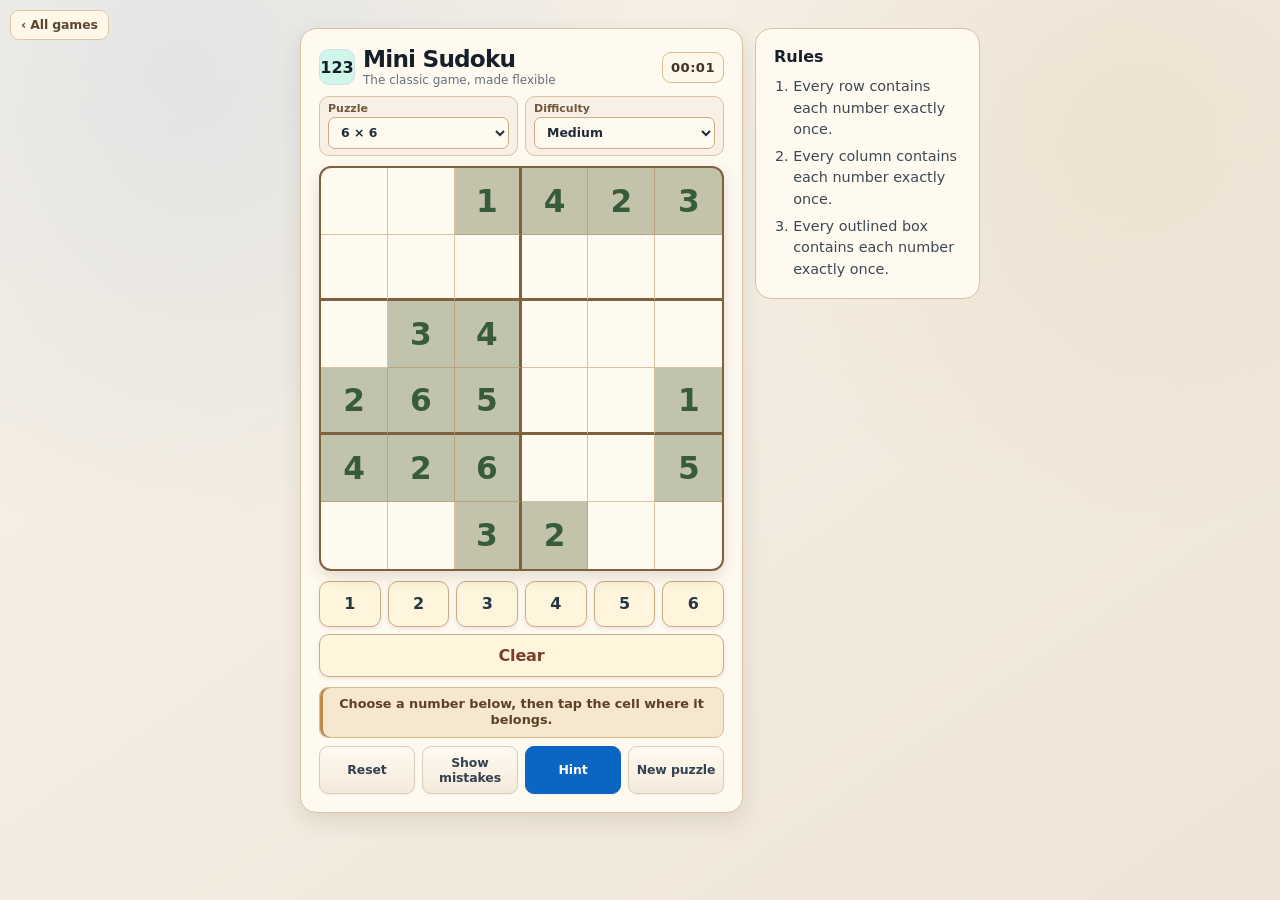
<file: minisudoku.html>
<!doctype html>
<html lang="en">
<head>
<meta charset="utf-8">
<meta name="viewport" content="width=device-width,initial-scale=1,viewport-fit=cover">
<title>Puzzle games</title>
<link rel="stylesheet" href="assets/app.css?v=20260803-7">
</head>
<body data-start-game="sudoku">
<script src="assets/app.js?v=20260803-7"></script>
</body>
</html>
</file>
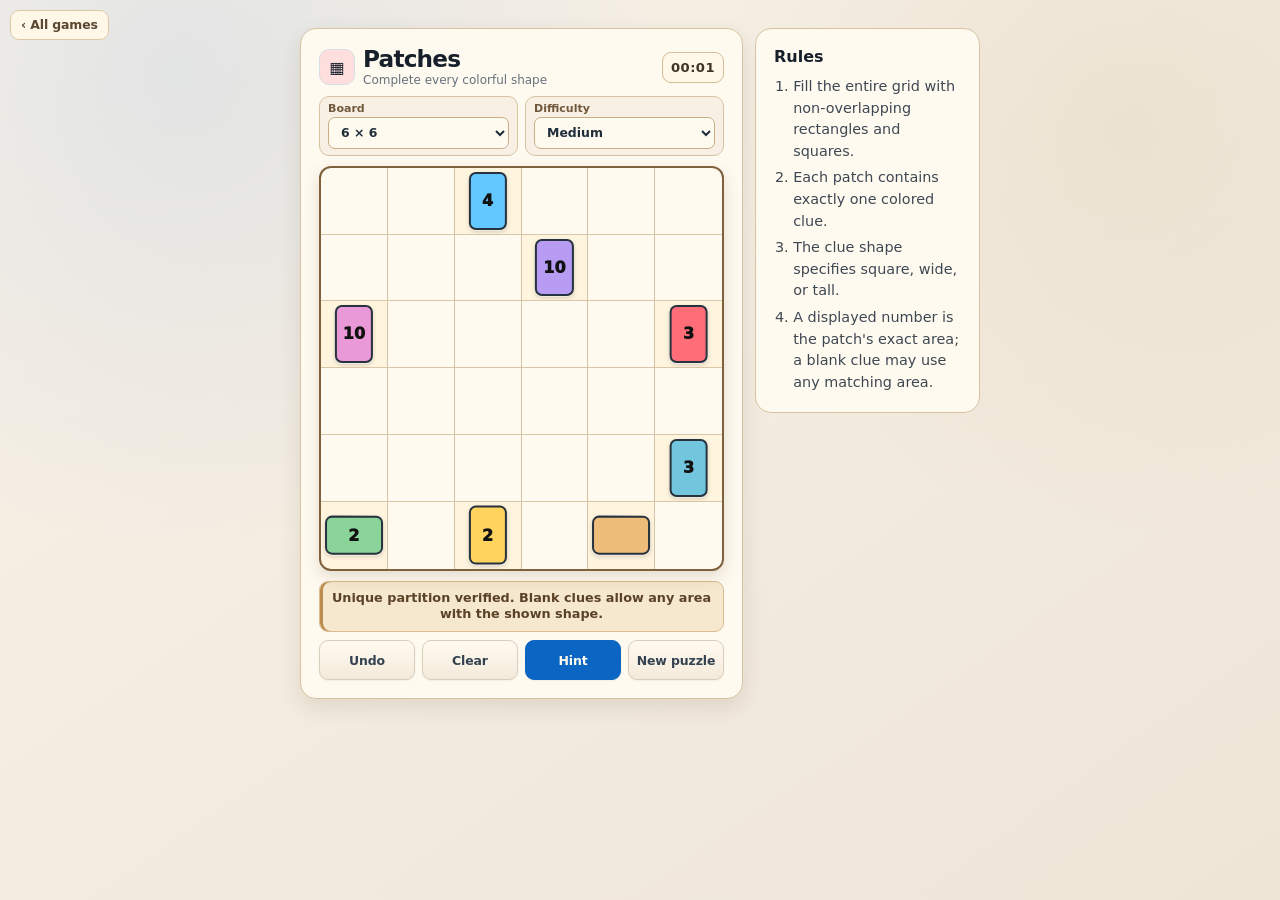
<file: patches.html>
<!doctype html>
<html lang="en">
<head>
<meta charset="utf-8">
<meta name="viewport" content="width=device-width,initial-scale=1,viewport-fit=cover">
<title>Puzzle games</title>
<link rel="stylesheet" href="assets/app.css?v=20260803-7">
</head>
<body data-start-game="patches">
<script src="assets/app.js?v=20260803-7"></script>
</body>
</html>
</file>
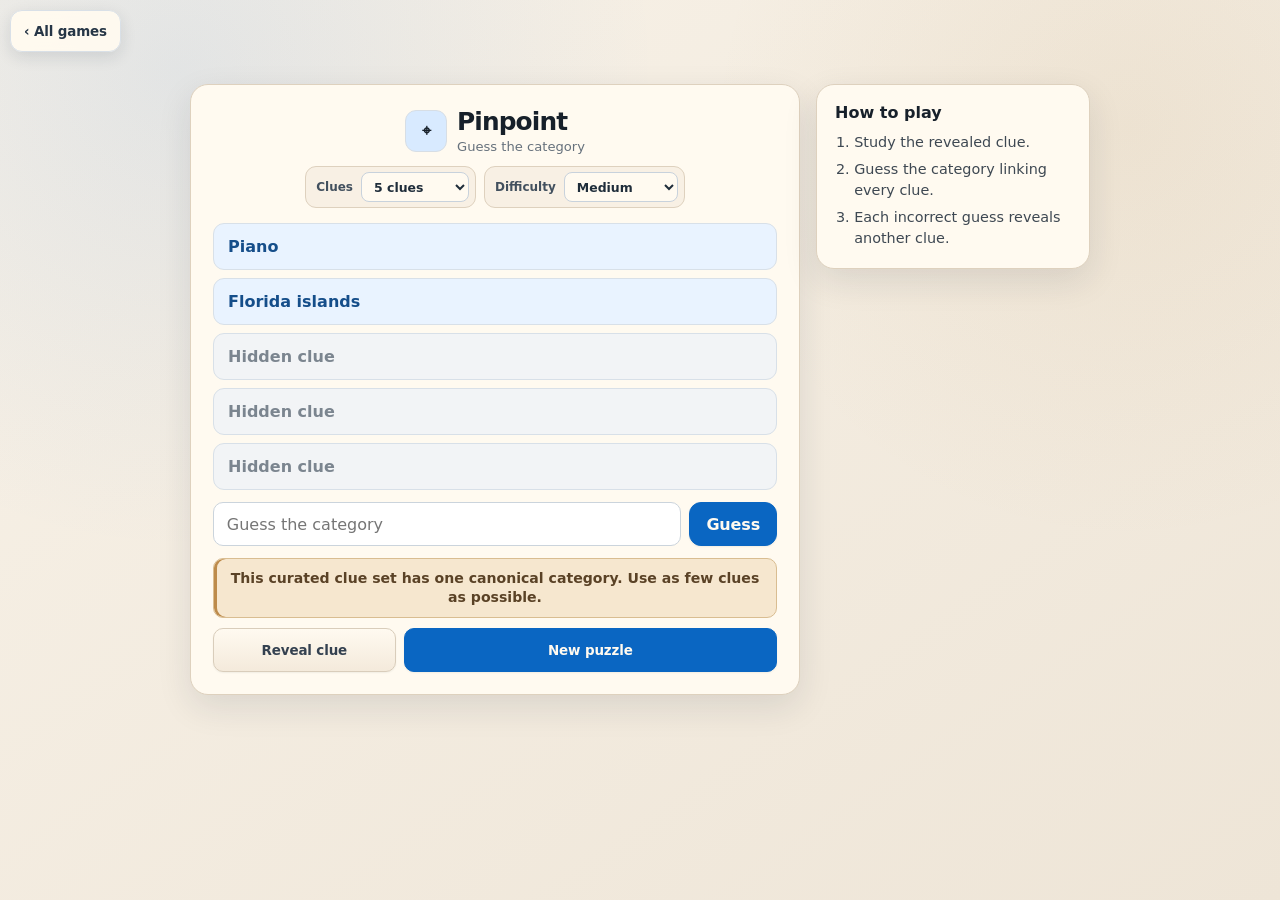
<file: pinpoint.html>
<!doctype html>
<html lang="en">
<head>
<meta charset="utf-8">
<meta name="viewport" content="width=device-width,initial-scale=1,viewport-fit=cover">
<title>Puzzle games</title>
<link rel="stylesheet" href="assets/app.css?v=20260803-7">
</head>
<body data-start-game="pinpoint">
<script src="assets/app.js?v=20260803-7"></script>
</body>
</html>
</file>
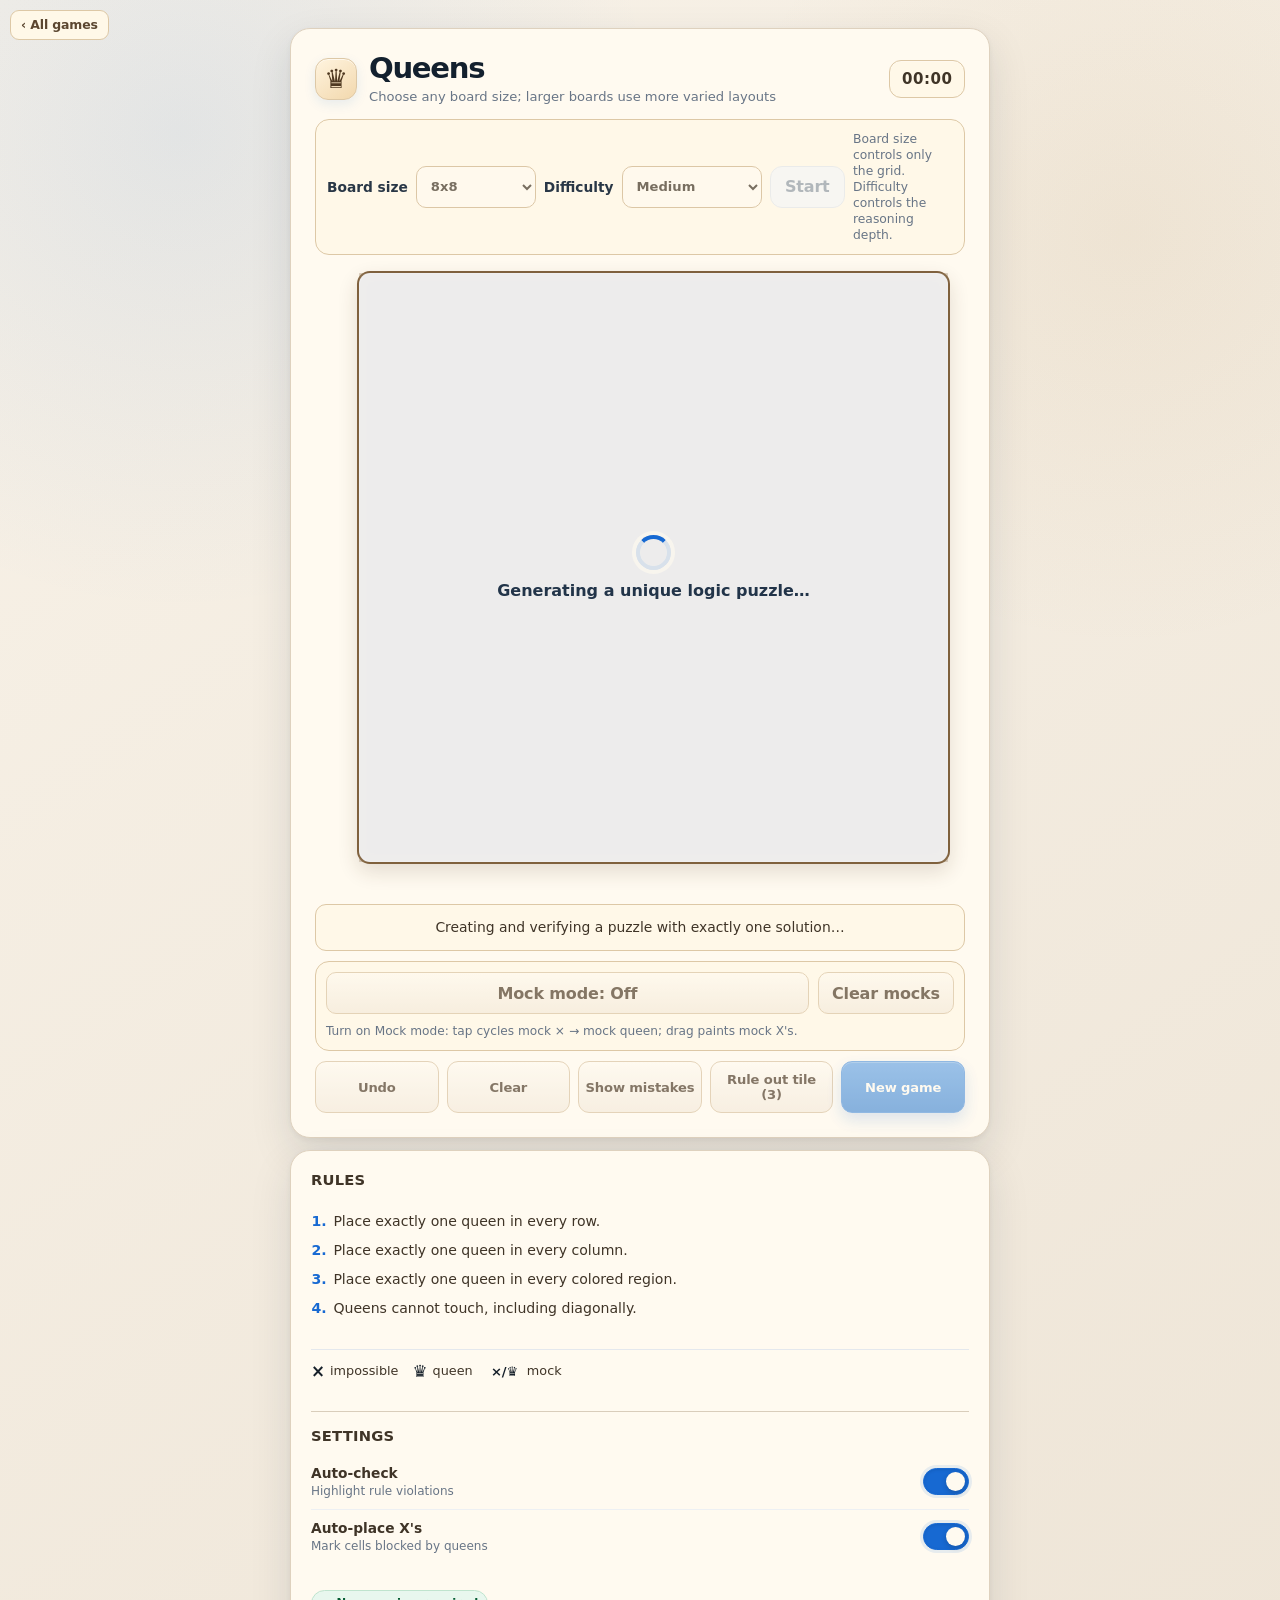
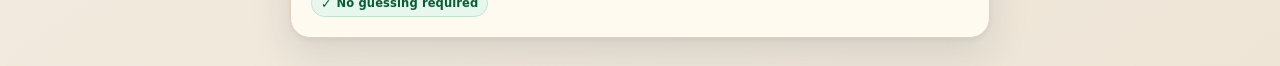
<file: queens.html>
<!doctype html>
<html lang="en">
<head>
<meta charset="utf-8">
<meta name="viewport" content="width=device-width,initial-scale=1,viewport-fit=cover">
<title>Puzzle games</title>
<link rel="stylesheet" href="assets/app.css?v=20260803-7">
</head>
<body data-start-game="queens">
<script src="assets/app.js?v=20260803-7"></script>
</body>
</html>
</file>
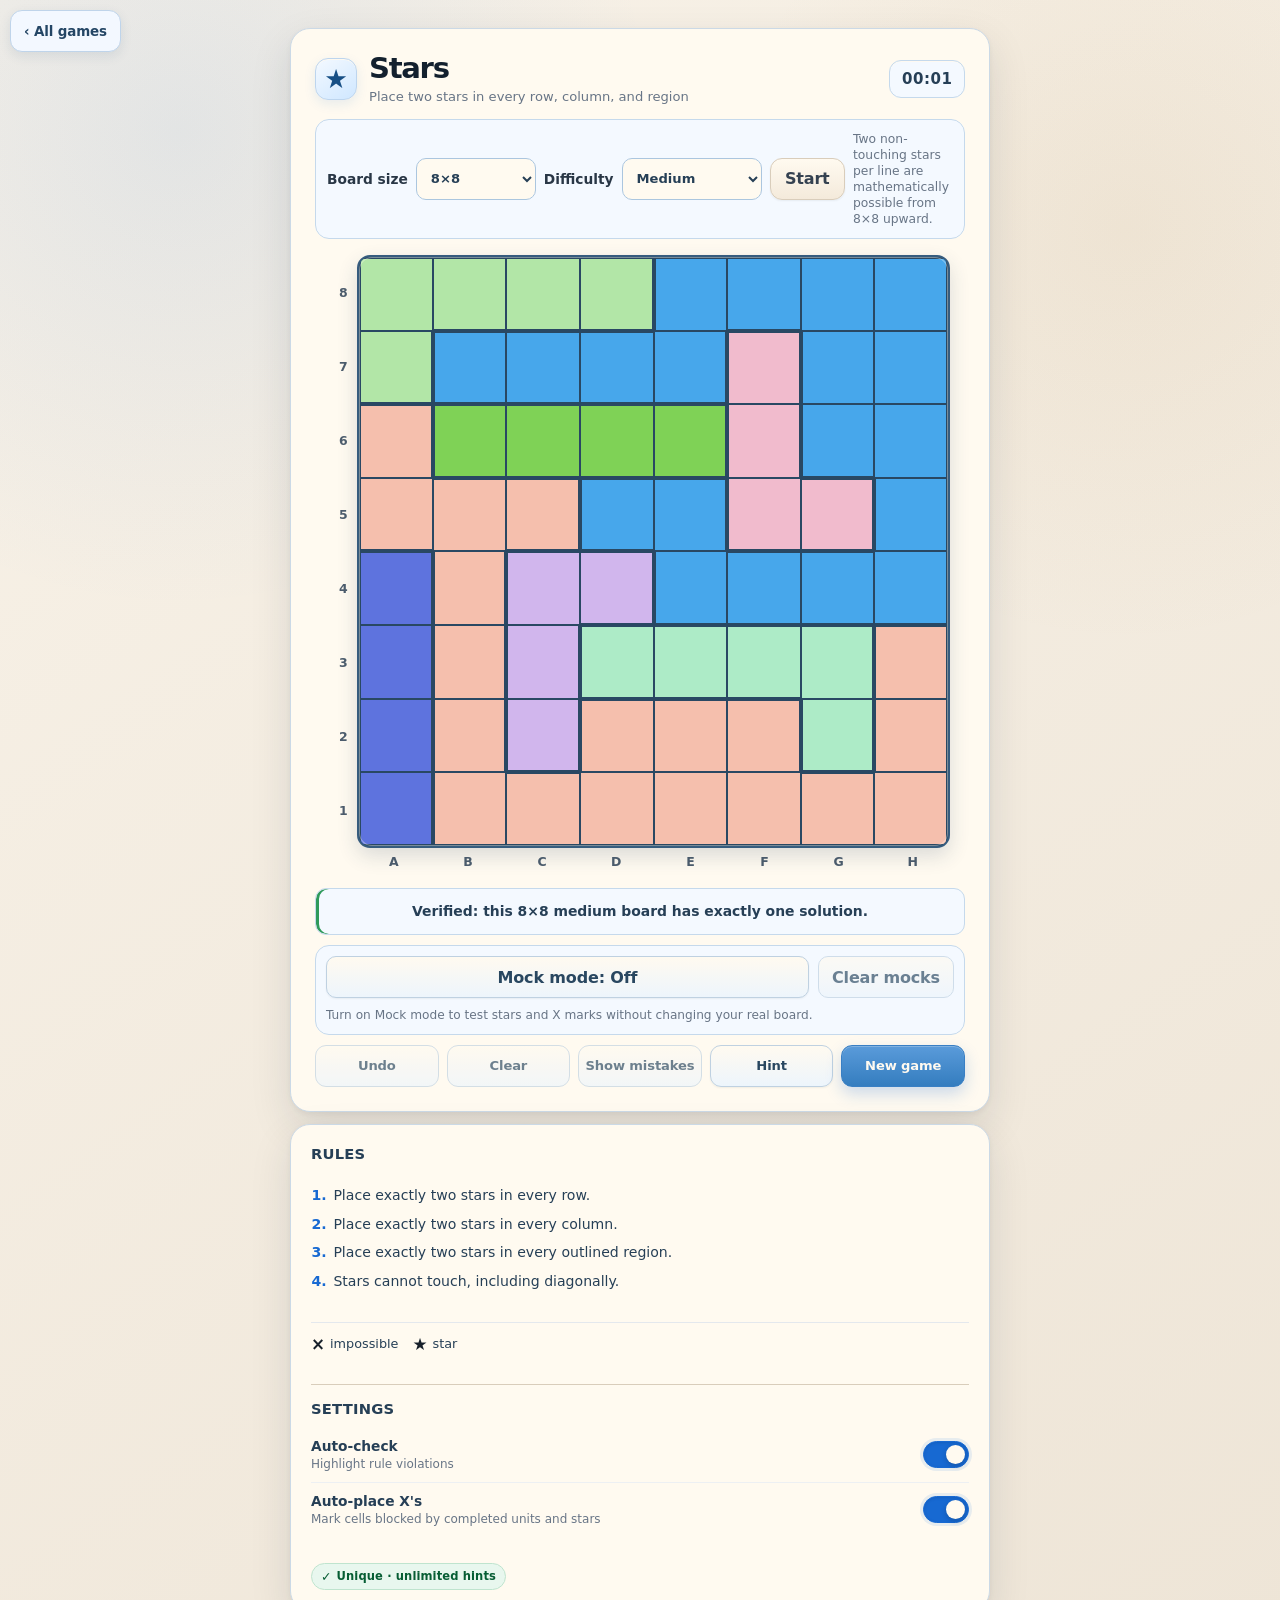
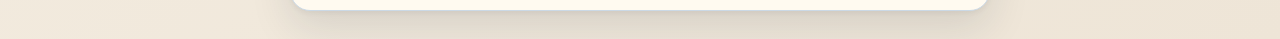
<file: stars.html>
<!doctype html>
<html lang="en">
<head>
<meta charset="utf-8">
<meta name="viewport" content="width=device-width,initial-scale=1,viewport-fit=cover">
<title>Stars · Daily Games</title>
<link rel="stylesheet" href="assets/app.css?v=20260803-7">
</head>
<body data-start-game="stars">
<script src="assets/app.js?v=20260803-7"></script>
<script src="assets/stars-core.js?v=20260803-7"></script>
<script src="assets/stars.js?v=20260803-7"></script>
</body>
</html>
</file>
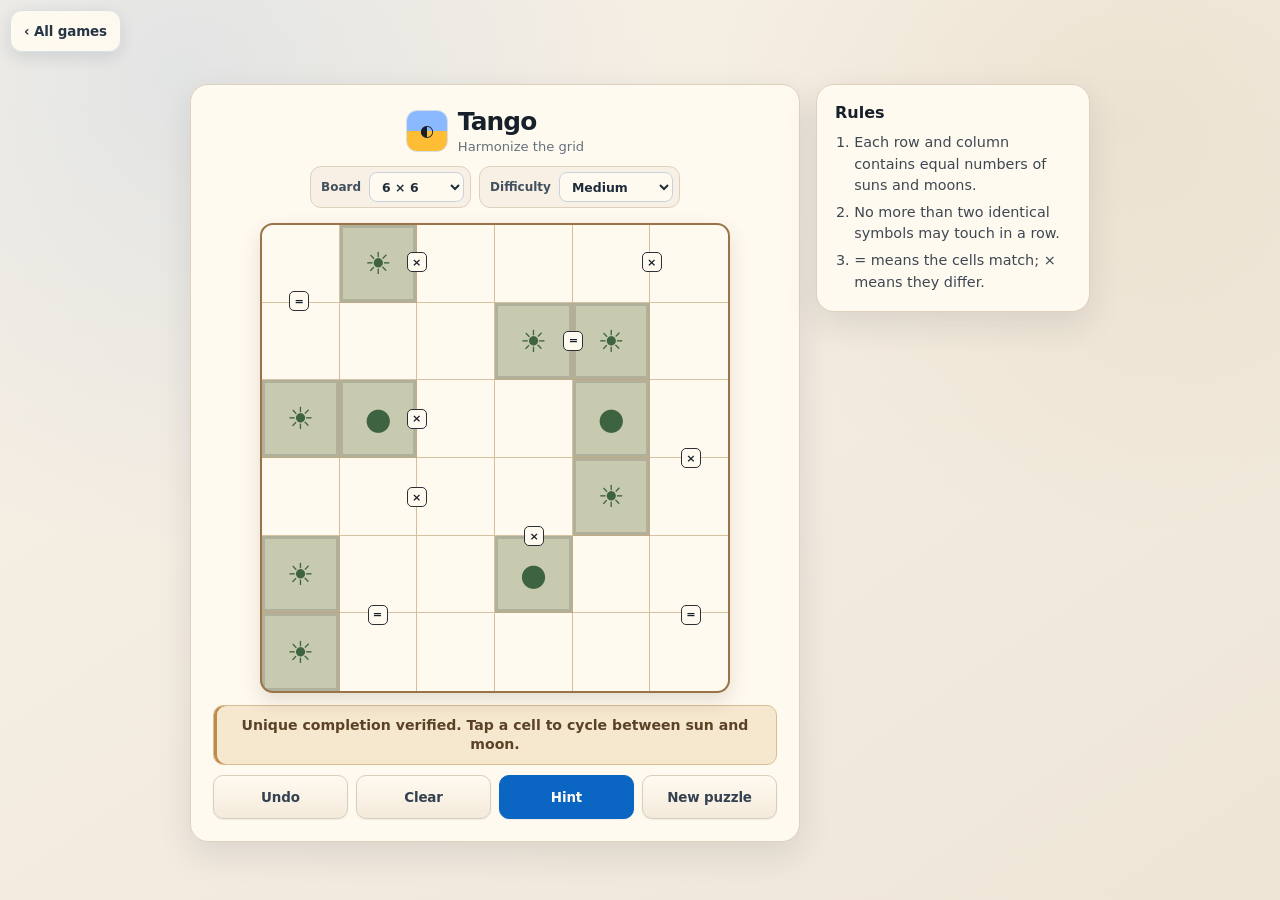
<file: tango.html>
<!doctype html>
<html lang="en">
<head>
<meta charset="utf-8">
<meta name="viewport" content="width=device-width,initial-scale=1,viewport-fit=cover">
<title>Puzzle games</title>
<link rel="stylesheet" href="assets/app.css?v=20260803-7">
</head>
<body data-start-game="tango">
<script src="assets/app.js?v=20260803-7"></script>
</body>
</html>
</file>
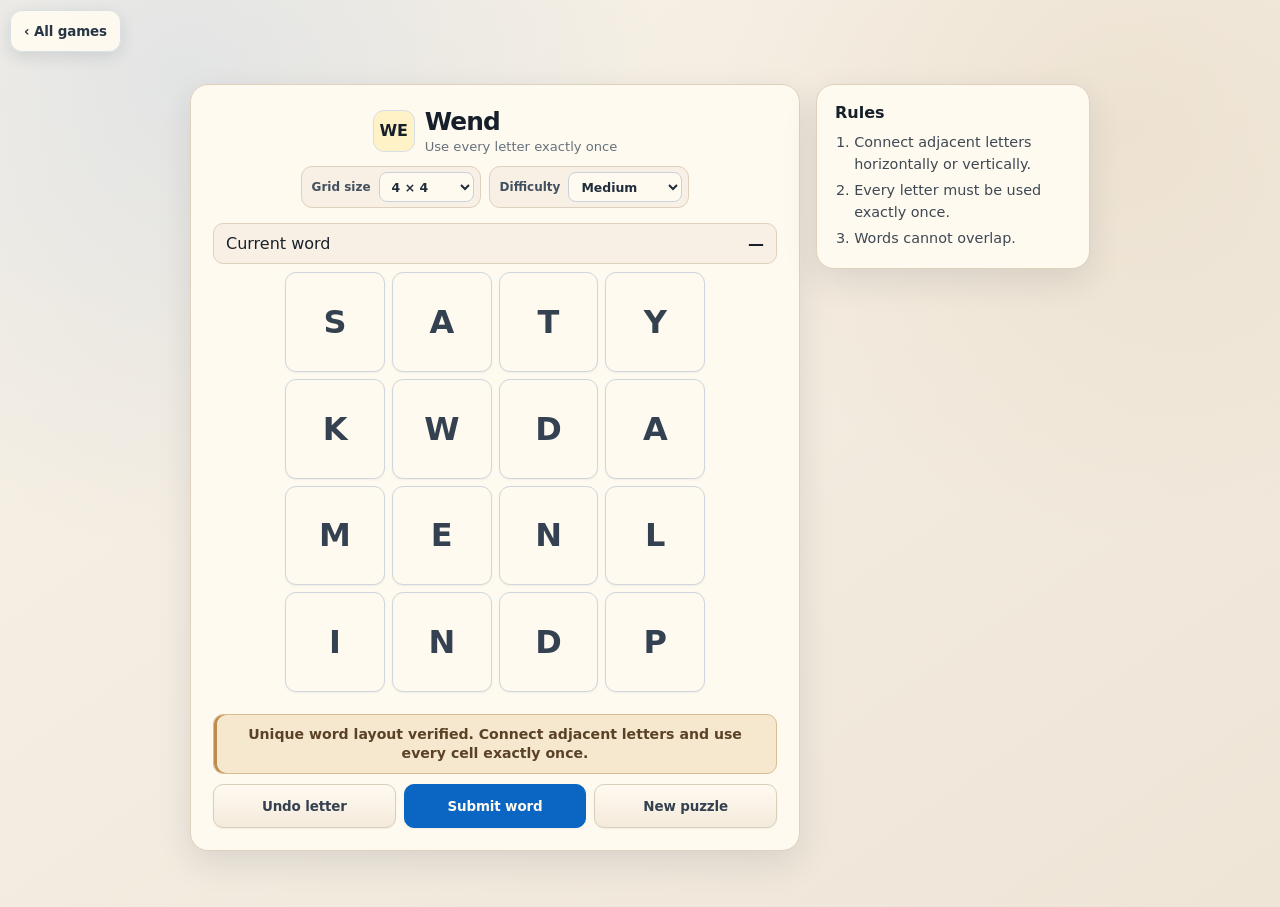
<file: wend.html>
<!doctype html>
<html lang="en">
<head>
<meta charset="utf-8">
<meta name="viewport" content="width=device-width,initial-scale=1,viewport-fit=cover">
<title>Puzzle games</title>
<link rel="stylesheet" href="assets/app.css?v=20260803-7">
</head>
<body data-start-game="wend">
<script src="assets/app.js?v=20260803-7"></script>
</body>
</html>
</file>
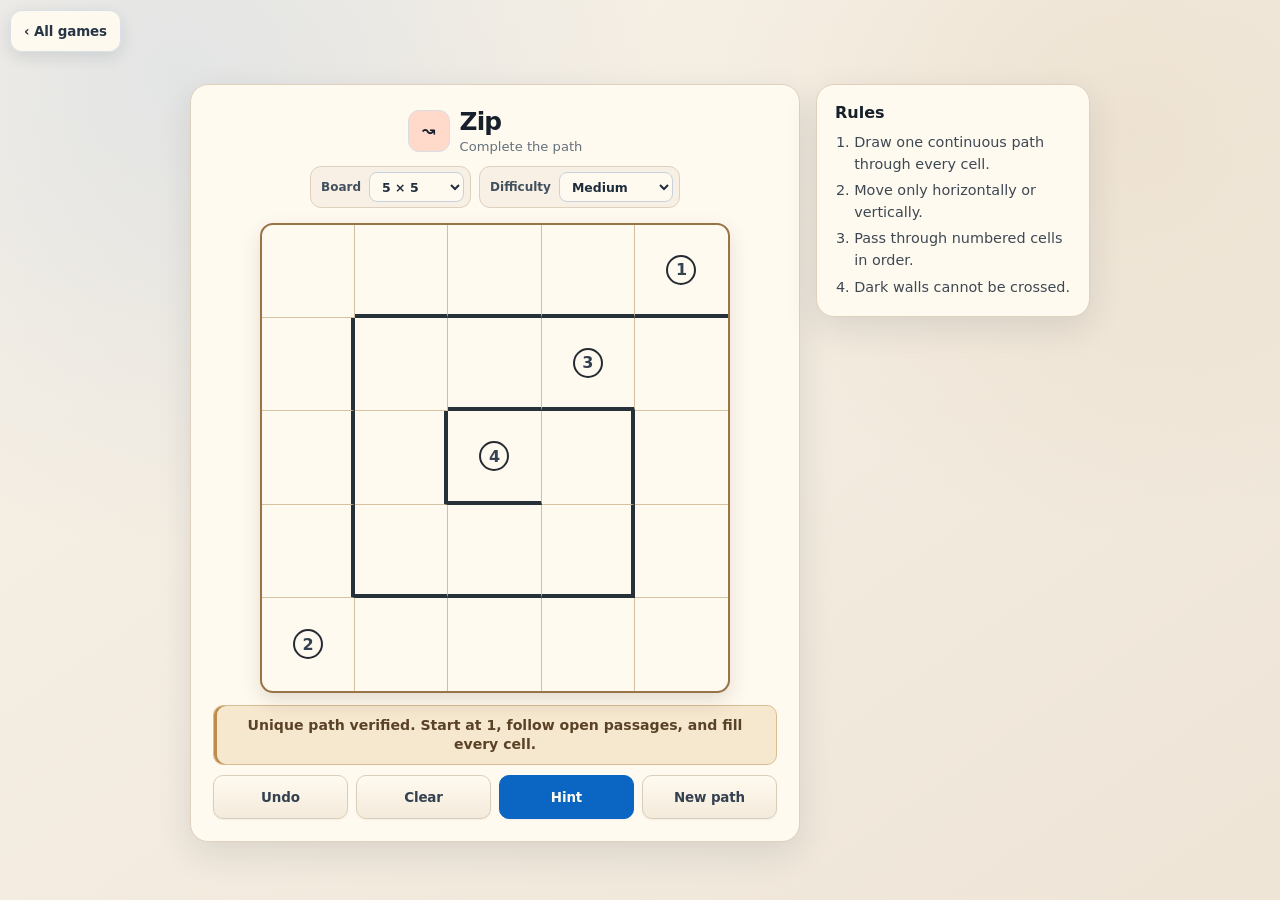
<file: zip.html>
<!doctype html>
<html lang="en">
<head>
<meta charset="utf-8">
<meta name="viewport" content="width=device-width,initial-scale=1,viewport-fit=cover">
<title>Puzzle games</title>
<link rel="stylesheet" href="assets/app.css?v=20260803-7">
</head>
<body data-start-game="zip">
<script src="assets/app.js?v=20260803-7"></script>
</body>
</html>
</file>
<file: assets/app.css>
:root{
  --bg:#eef1f5;
  --bg-warm:#f8f7f4;
  --panel:rgba(255,250,240,.94);
  --panel-solid:#fffaf0;
  --ink:#17202a;
  --ink-soft:#344150;
  --muted:#687586;
  --line:#d7dee7;
  --line-strong:#bdc8d5;
  --accent:#1769d2;
  --accent-dark:#0d54b5;
  --accent-soft:#eaf2ff;
  --accent-ring:rgba(23,105,210,.22);
  --danger:#b42318;
  --danger-soft:#fff0ee;
  --ok:#087443;
  --ok-soft:#eaf8f0;
  --shadow-sm:0 3px 10px rgba(25,39,55,.08);
  --shadow:0 16px 42px rgba(25,39,55,.12),0 2px 7px rgba(25,39,55,.06);
  --shadow-board:0 18px 34px rgba(24,34,46,.18),0 2px 7px rgba(24,34,46,.12);
  --radius:20px;
  --ease:cubic-bezier(.2,.8,.2,1);
  font-family:Inter,ui-sans-serif,system-ui,-apple-system,BlinkMacSystemFont,"Segoe UI",sans-serif;
  color-scheme:light;
}
*{box-sizing:border-box}
html{min-height:100%;background:var(--bg)}
body{
  margin:0;
  min-height:100vh;
  padding:clamp(10px,2.2vw,28px);
  color:var(--ink);
  background:
    radial-gradient(circle at 14% 8%,rgba(23,105,210,.10),transparent 30rem),
    radial-gradient(circle at 88% 14%,rgba(66,153,225,.08),transparent 26rem),
    linear-gradient(145deg,var(--bg-warm),var(--bg));
  touch-action:manipulation;
  -webkit-font-smoothing:antialiased;
  text-rendering:optimizeLegibility;
}
button,input{font:inherit}
button{
  min-height:42px;
  border:1px solid var(--line);
  border-radius:12px;
  padding:.68rem 1rem;
  color:var(--ink-soft);
  background:linear-gradient(#fffaf0,#f8fafc);
  box-shadow:0 1px 2px rgba(23,32,42,.06);
  font-weight:750;
  letter-spacing:-.01em;
  cursor:pointer;
  transition:transform 130ms var(--ease),box-shadow 160ms var(--ease),border-color 160ms var(--ease),background-color 160ms var(--ease),color 160ms var(--ease),opacity 160ms var(--ease);
  -webkit-tap-highlight-color:transparent;
}
button:not(.cell):active:not(:disabled){
  transform:translateY(1px) scale(.985);
  box-shadow:0 1px 3px rgba(25,39,55,.10);
  transition-duration:70ms;
}
button:focus-visible,input:focus-visible{
  outline:3px solid var(--accent-ring);
  outline-offset:2px;
}
button:disabled{
  color:#8d98a5;
  background:#f3f5f7;
  border-color:#e1e5ea;
  box-shadow:none;
  opacity:.68;
  cursor:not-allowed;
  transform:none;
}
button.primary{
  color:#fffaf0;
  border-color:var(--accent);
  background:linear-gradient(180deg,#2378de,var(--accent));
  box-shadow:0 7px 16px rgba(23,105,210,.22),inset 0 1px rgba(255,250,240,.24);
}
.app{
  width:min(100%,1120px);
  margin:auto;
  display:grid;
  grid-template-columns:minmax(0,720px) minmax(270px,330px);
  gap:clamp(14px,2vw,24px);
  align-items:start;
}
.card{
  position:relative;
  overflow:hidden;
  border:1px solid rgba(202,211,222,.88);
  border-radius:var(--radius);
  background:var(--panel);
  box-shadow:var(--shadow);
  backdrop-filter:blur(14px);
  -webkit-backdrop-filter:blur(14px);
  animation:cardIn 340ms var(--ease) both;
}
.card::before{
  content:"";
  position:absolute;
  inset:0 0 auto;
  height:1px;
  background:linear-gradient(90deg,transparent,rgba(255,250,240,.95),transparent);
  pointer-events:none;
}
.main{padding:clamp(14px,2vw,24px)}
.side{padding:20px;animation-delay:60ms}
.topbar{
  display:flex;
  align-items:center;
  justify-content:space-between;
  gap:16px;
  margin-bottom:14px;
}
.title{display:flex;align-items:center;gap:12px;min-width:0}
.logo{
  width:42px;
  height:42px;
  flex:0 0 42px;
  display:grid;
  place-items:center;
  border:1px solid #d7e4f7;
  border-radius:13px;
  color:#123e73;
  background:linear-gradient(145deg,#f7fbff,#e7f1ff);
  box-shadow:inset 0 1px rgba(255,250,240,.9),0 4px 12px rgba(23,105,210,.10);
  font-size:1.65rem;
  line-height:1;
}
.title h1{
  margin:0;
  font-size:clamp(1.35rem,3vw,1.82rem);
  line-height:1.05;
  letter-spacing:-.045em;
  color:#13202e;
}
.subtitle{
  margin-top:5px;
  overflow:hidden;
  color:var(--muted);
  font-size:.82rem;
  line-height:1.25;
  text-overflow:ellipsis;
  white-space:nowrap;
}
.timer{
  flex:0 0 auto;
  min-width:74px;
  padding:.55rem .72rem;
  border:1px solid #dce4ed;
  border-radius:12px;
  color:#263646;
  background:#f8fafc;
  box-shadow:inset 0 1px rgba(255,250,240,.9);
  font-variant-numeric:tabular-nums;
  font-size:.94rem;
  font-weight:850;
  letter-spacing:.035em;
  text-align:center;
  white-space:nowrap;
}
.size-control{
  display:grid;
  grid-template-columns:auto minmax(74px,102px) auto minmax(150px,1fr);
  gap:9px;
  align-items:center;
  margin:0 0 16px;
  padding:11px;
  border:1px solid #e1e6ec;
  border-radius:14px;
  background:#f8fafc;
}
.size-control label{
  color:#293746;
  font-size:.86rem;
  font-weight:800;
  white-space:nowrap;
}
.size-control input{
  width:100%;
  height:42px;
  border:1px solid var(--line-strong);
  border-radius:10px;
  padding:.55rem .7rem;
  color:var(--ink);
  background:#fffaf0;
  box-shadow:inset 0 1px 2px rgba(25,39,55,.06);
  font-weight:850;
  text-align:center;
  transition:border-color 150ms var(--ease),box-shadow 150ms var(--ease),background 150ms var(--ease);
}
.size-control input:focus{border-color:var(--accent);box-shadow:0 0 0 3px var(--accent-ring)}
.size-control button{height:42px;padding:.55rem .9rem}
.size-help{color:var(--muted);font-size:.77rem;line-height:1.3}
.board-shell{
  width:min(100%,666px);
  margin:auto;
  display:grid;
  grid-template-columns:27px minmax(0,1fr);
  grid-template-rows:auto 27px;
  align-items:stretch;
}
.col-labels,.row-labels{
  color:#4d5d6d;
  font-size:.78rem;
  font-weight:900;
  letter-spacing:.025em;
}
.col-labels{grid-column:2;grid-row:2;display:grid;align-items:center;text-align:center}
.row-labels{grid-column:1;grid-row:1;display:grid;align-items:center;text-align:center}
.coord-label{display:grid;place-items:center;min-width:0;overflow:hidden}
.board-wrap{
  grid-column:2;
  grid-row:1;
  position:relative;
  width:100%;
  margin:0;
  overflow:hidden;
  border-radius:13px;
  background:#d7dbe0;
  box-shadow:var(--shadow-board),0 0 0 2px #26313c,0 0 0 6px rgba(255,250,240,.8);
  isolation:isolate;
}
.board-wrap::before{content:"";display:block;padding-top:100%}
.board-wrap::after{
  content:"";
  position:absolute;
  z-index:9;
  inset:0;
  border-radius:inherit;
  box-shadow:inset 0 0 0 1px rgba(255,250,240,.28),inset 0 10px 20px rgba(255,250,240,.05);
  pointer-events:none;
}
.board{
  position:absolute;
  inset:0;
  display:grid;
  width:100%;
  height:100%;
  min-width:0;
  min-height:0;
  user-select:none;
  -webkit-user-select:none;
  touch-action:none;
}
.cell{
  appearance:none;
  -webkit-appearance:none;
  position:relative;
  display:block;
  width:100%;
  height:100%;
  min-width:0;
  min-height:0;
  overflow:hidden;
  margin:0;
  padding:0;
  border:0 solid rgba(20,27,34,.76);
  border-radius:0;
  outline:none;
  color:#1f2b37;
  background:var(--cell);
  background-image:none;
  box-shadow:none;
  line-height:1;
  cursor:pointer;
  transition:filter 110ms var(--ease),box-shadow 110ms var(--ease);
}
.cell:active{transform:none;filter:brightness(.97) saturate(1.04)}
.cell::after{
  content:"";
  position:absolute;
  z-index:8;
  inset:8%;
  border-radius:8px;
  border:0 solid transparent;
  opacity:1;
  pointer-events:none;
  transition:box-shadow 140ms var(--ease),background 140ms var(--ease),border-color 140ms var(--ease),transform 140ms var(--ease),opacity 140ms var(--ease);
}
.cell:focus-visible::after{
  box-shadow:inset 0 0 0 3px #fffaf0,0 0 0 3px var(--accent),0 0 0 6px rgba(23,105,210,.20);
}
.cell .mark{
  position:absolute;
  z-index:5;
  inset:0;
  display:grid;
  place-items:center;
  overflow:hidden;
  color:#182431;
  font-size:min(42px,calc(58vmin / var(--n)));
  font-weight:900;
  line-height:1;
  text-shadow:0 1px 0 rgba(255,250,240,.62),0 2px 5px rgba(18,29,40,.14);
  pointer-events:none;
}
.cell.queen .mark{
  top:50%;
  right:auto;
  bottom:auto;
  left:50%;
  width:auto;
  height:auto;
  display:block;
  overflow:visible;
  text-align:center;
  transform:translate(-50%,-50%);
}
.cell.queen.queen-enter .mark{
  animation:queenIn 170ms var(--ease) both;
}
.cell.x .mark{font-size:0;opacity:.78;text-shadow:none}
.cell.x .mark::before,.cell.x .mark::after{
  content:"";
  position:absolute;
  left:18%;
  top:calc(50% - 2px);
  width:64%;
  height:clamp(2px,.32em,4px);
  border-radius:999px;
  background:currentColor;
  transform-origin:center;
}
.cell.x.x-enter .mark::before,.cell.x.x-enter .mark::after{
  animation:xIn 140ms var(--ease) both;
}
.cell.x .mark::before{transform:rotate(45deg)}
.cell.x .mark::after{transform:rotate(-45deg)}
.cell.conflict::after{
  background:repeating-linear-gradient(135deg,rgba(180,35,24,.14) 0 6px,rgba(180,35,24,.36) 6px 11px);
  box-shadow:inset 0 0 0 3px var(--danger),0 0 0 2px rgba(255,250,240,.68),0 0 14px rgba(180,35,24,.34);
  animation:conflictNudge 220ms var(--ease) both;
}
.cell.hint-area::before,.cell.hint-target::before{
  content:"";
  position:absolute;
  z-index:4;
  border-radius:8px;
  pointer-events:none;
}
.cell.hint-area::before{
  inset:7%;
  border:2px solid rgba(23,105,210,.72);
  background:rgba(255,250,240,.13);
  animation:hintAreaIn 160ms var(--ease) both;
}
.cell.hint-target::before{
  inset:13%;
  border:3px solid var(--accent);
  background:rgba(23,105,210,.17);
  box-shadow:0 0 0 3px rgba(255,250,240,.72),0 0 0 6px rgba(23,105,210,.25),0 0 18px rgba(23,105,210,.24);
  animation:hintPulse .72s var(--ease) infinite alternate;
}
.cell.hint-problem::before{
  border-color:var(--danger);
  background:rgba(180,35,24,.18);
  box-shadow:0 0 0 3px rgba(255,250,240,.72),0 0 0 6px rgba(180,35,24,.25),0 0 18px rgba(180,35,24,.22);
}
.cell .mock-mark{
  position:absolute;
  z-index:7;
  left:50%;
  top:50%;
  color:#174ea6;
  font-size:min(42px,calc(58vmin / var(--n)));
  font-weight:900;
  line-height:1;
  text-shadow:0 1px 0 rgba(255,250,240,.94);
  filter:drop-shadow(0 2px 4px rgba(23,78,166,.32));
  transform:translate(-50%,-50%) scale(.64);
  pointer-events:none;
}
.cell.mock-queen-enter .mock-mark{
  animation:mockQueenIn 160ms var(--ease) both;
}
.cell .mock-x-mark{
  position:absolute;
  z-index:6;
  inset:0;
  color:#174ea6;
  opacity:.92;
  pointer-events:none;
}
.cell .mock-x-mark::before,.cell .mock-x-mark::after{
  content:"";
  position:absolute;
  left:25%;
  top:calc(50% - 1.5px);
  width:50%;
  height:clamp(2px,.25em,3px);
  border-radius:999px;
  background:currentColor;
  box-shadow:0 0 0 1px rgba(255,250,240,.76),0 1px 4px rgba(23,78,166,.24);
  transform-origin:center;
}
.cell.mock-x-enter .mock-x-mark::before,.cell.mock-x-enter .mock-x-mark::after{
  animation:mockXIn 140ms var(--ease) both;
}
.cell .mock-x-mark::before{transform:rotate(45deg)}
.cell .mock-x-mark::after{transform:rotate(-45deg)}
.cell.mock-queen::after,.cell.mock-x::after{
  background:rgba(255,250,240,.07);
  box-shadow:inset 0 0 0 2px rgba(23,78,166,.75),0 0 0 1px rgba(255,250,240,.55);
}
.mock-tools{
  display:grid;
  grid-template-columns:minmax(145px,1fr) auto;
  gap:9px;
  align-items:center;
  margin:10px 0 3px;
  padding:10px;
  border:1px solid #e1e7ee;
  border-radius:14px;
  background:#f8fafc;
}
.mock-tools button{min-height:42px;border-radius:10px;padding:.62rem .82rem}
.mock-tools .mock-toggle{
  color:#17406f;
  border-color:#b9cae1;
  background:linear-gradient(#f8fbff,#eef5ff);
}
.mock-tools .mock-toggle.active{
  color:#fffaf0;
  border-color:#174ea6;
  background:linear-gradient(180deg,#2866bc,#174ea6);
  box-shadow:0 7px 16px rgba(23,78,166,.22),inset 0 1px rgba(255,250,240,.2);
  animation:toggleOn 180ms var(--ease) both;
}
.mock-tools .mock-help{
  grid-column:1/-1;
  min-height:1.25em;
  color:var(--muted);
  font-size:.76rem;
  line-height:1.35;
}
.mock-tools .mock-help.active{color:#17406f;font-weight:700}
.mock-legend{display:inline-block;color:#174ea6;transform:scale(.78)}
.cell.idle-forced::before{
  content:"";
  position:absolute;
  z-index:5;
  inset:13%;
  border:3px solid rgba(255,250,240,.97);
  border-radius:9px;
  box-shadow:0 0 0 4px rgba(23,105,210,.86),0 0 20px 6px rgba(23,105,210,.42);
  pointer-events:none;
  animation:forcedTileFlash .76s var(--ease) infinite;
}
.cell.simulated-queen .mark{
  color:var(--accent);
  filter:drop-shadow(0 1px 0 #fffaf0) drop-shadow(0 0 6px rgba(23,105,210,.50));
  animation:simQueenPop 180ms var(--ease) both;
}
.cell.simulated-x{color:var(--accent)}
.cell.simulated-x .mark{opacity:.96}
.cell.hint-problem .mark,.cell.simulated-queen.hint-problem .mark{
  color:var(--danger);
  filter:drop-shadow(0 1px 0 #fffaf0) drop-shadow(0 0 6px rgba(180,35,24,.48));
}
.generating{
  position:absolute;
  z-index:10;
  inset:0;
  display:none;
  place-items:center;
  padding:22px;
  color:#223449;
  background:rgba(250,252,255,.90);
  backdrop-filter:blur(5px);
  -webkit-backdrop-filter:blur(5px);
  font-weight:800;
  text-align:center;
}
.generating.show{display:grid;animation:overlayIn 150ms ease-out both}
.spinner{
  width:35px;
  height:35px;
  margin:0 auto 11px;
  border:4px solid #d8e1eb;
  border-top-color:var(--accent);
  border-radius:50%;
  box-shadow:0 0 0 4px rgba(255,250,240,.65);
  animation:spin .66s linear infinite;
}
.status{
  min-height:3.4em;
  margin:13px 0 4px;
  padding:9px 12px;
  display:grid;
  place-items:center;
  border:1px solid transparent;
  border-radius:11px;
  color:var(--muted);
  background:transparent;
  font-size:.87rem;
  line-height:1.4;
  text-align:center;
  transition:color 150ms var(--ease),background 150ms var(--ease),border-color 150ms var(--ease),box-shadow 150ms var(--ease);
}
.status.ok{
  color:var(--ok);
  border-color:#bee5cf;
  background:var(--ok-soft);
  box-shadow:inset 3px 0 0 #2da86b;
  font-weight:800;
}
.status.bad{
  color:var(--danger);
  border-color:#f0c5bf;
  background:var(--danger-soft);
  box-shadow:inset 3px 0 0 var(--danger);
  font-weight:800;
}
.status.hint{
  place-items:start;
  color:#23415f;
  border-color:#c6daf2;
  background:#f2f7fd;
  box-shadow:inset 3px 0 0 var(--accent);
  white-space:pre-line;
  text-align:left;
}
.status.hint ol{width:100%;margin:.1rem 0 .35rem;padding-left:1.65rem}
.status.hint li{
  padding:.22rem .42rem;
  border-radius:7px;
  opacity:.48;
  transition:opacity 150ms var(--ease),background 150ms var(--ease),transform 150ms var(--ease);
}
.status.hint li.done{opacity:.74}
.status.hint li.active{
  color:#123f6b;
  background:#dcecff;
  box-shadow:inset 3px 0 0 var(--accent);
  font-weight:800;
  opacity:1;
  transform:translateX(2px);
}
.status.hint .hint-footer{margin-top:.25rem;color:#23415f;font-weight:750}
.actions{
  display:grid;
  grid-template-columns:repeat(5,minmax(0,1fr));
  gap:8px;
  margin-top:10px;
}
.actions button{min-width:0;padding:.65rem .35rem;border-radius:11px;font-size:.82rem;white-space:normal}
.side h2{
  margin:0 0 11px;
  color:#1e2b39;
  font-size:.92rem;
  letter-spacing:.015em;
  text-transform:uppercase;
}
.rules{
  margin:0;
  padding-left:1.28rem;
  color:#394858;
  font-size:.88rem;
  line-height:1.55;
}
.rules li{padding-left:.12rem}
.rules li+li{margin-top:7px}
.rules li::marker{color:var(--accent);font-weight:850}
.legend{
  display:flex;
  flex-wrap:wrap;
  gap:9px 14px;
  margin:17px 0 3px;
  padding:11px 0 0;
  border-top:1px solid #e4e8ed;
  color:var(--muted);
  font-size:.8rem;
}
.legend span{display:inline-flex;align-items:center;gap:5px}
.legend b{color:var(--ink);font-size:1.05rem}
.settings{margin-top:15px;padding-top:15px;border-top:1px solid var(--line)}
.setting{
  display:flex;
  align-items:center;
  justify-content:space-between;
  gap:12px;
  padding:10px 0;
}
.setting+.setting{border-top:1px solid #edf0f3}
.setting label{color:#293746;font-size:.86rem;font-weight:750;cursor:pointer}
.setting small{display:block;margin-top:3px;color:var(--muted);font-size:.75rem;font-weight:400;line-height:1.25}
.switch{
  appearance:none;
  position:relative;
  width:46px;
  height:27px;
  flex:0 0 auto;
  margin:0;
  border:1px solid #aab5c1;
  border-radius:999px;
  background:#b9c1ca;
  box-shadow:inset 0 1px 3px rgba(22,33,44,.14);
  cursor:pointer;
  transition:background 170ms var(--ease),border-color 170ms var(--ease),box-shadow 170ms var(--ease);
}
.switch::after{
  content:"";
  position:absolute;
  top:3px;
  left:3px;
  width:19px;
  height:19px;
  border-radius:50%;
  background:#fffaf0;
  box-shadow:0 2px 5px rgba(20,30,40,.24);
  transition:transform 170ms var(--ease),box-shadow 170ms var(--ease);
}
.switch:checked{
  border-color:var(--accent);
  background:var(--accent);
  box-shadow:inset 0 1px 3px rgba(4,49,105,.18),0 0 0 3px rgba(23,105,210,.10);
}
.switch:checked::after{transform:translateX(19px)}
.switch:active::after{box-shadow:0 1px 3px rgba(20,30,40,.28)}
.meta{margin-top:14px}
.badge{
  display:inline-flex;
  align-items:center;
  gap:5px;
  padding:5px 9px;
  border:1px solid #bfe4ce;
  border-radius:999px;
  color:#075d34;
  background:#e8f7ee;
  font-size:.72rem;
  font-weight:850;
  letter-spacing:.01em;
}
.badge::before{content:"✓";font-size:.78rem}
.win{
  position:fixed;
  z-index:2147483000;
  inset:0;
  width:100vw;
  min-height:100vh;
  min-height:100dvh;
  display:none;
  place-items:center;
  padding:max(18px,env(safe-area-inset-top)) max(18px,env(safe-area-inset-right)) max(18px,env(safe-area-inset-bottom)) max(18px,env(safe-area-inset-left));
  overflow:auto;
  overscroll-behavior:contain;
  background:rgba(15,25,36,.52);
  backdrop-filter:blur(7px);
  -webkit-backdrop-filter:blur(7px);
  visibility:hidden;
  opacity:0;
  pointer-events:none;
  isolation:isolate;
}
.win.show,.win.win-opening{display:grid;visibility:visible;opacity:1;pointer-events:auto}
.win.show{animation:modalBackdropIn 180ms ease-out both}
.win.win-opening .win-card{pointer-events:none}
html.win-open,body.win-open{overflow:hidden;overscroll-behavior:none}
.win-card{
  width:min(92vw,405px);
  padding:29px;
  border:1px solid rgba(255,250,240,.8);
  border-radius:22px;
  background:#fffaf0;
  box-shadow:0 28px 70px rgba(10,20,32,.30);
  text-align:center;
  animation:modalCardIn 260ms var(--ease) both;
}
.win-crown{
  width:82px;
  height:82px;
  margin:0 auto 10px;
  display:grid;
  place-items:center;
  border:1px solid #cfe0f6;
  border-radius:24px;
  color:#134c8b;
  background:linear-gradient(145deg,#f7fbff,#e6f1ff);
  box-shadow:0 12px 26px rgba(23,105,210,.16),inset 0 1px rgba(255,250,240,.9);
  font-size:3.4rem;
}
.win h2{margin:.25rem 0;color:#172535;font-size:1.55rem;letter-spacing:-.035em}
.win p{margin:.55rem 0;color:var(--muted)}
.win .row{display:flex;gap:9px;justify-content:center;margin-top:18px}
.win .row button{min-width:120px}
.clear-confirm.win-opening .win-card{pointer-events:auto}
.clear-confirm .win-card{width:min(92vw,390px)}
.clear-confirm-icon{width:64px;height:64px;margin:0 auto 12px;display:grid;place-items:center;border:1px solid #f0c2bc;border-radius:20px;color:var(--danger);background:var(--danger-soft);font-size:2.35rem;font-weight:850;line-height:1}
.clear-confirm button.danger{color:#fffaf0;border-color:#941f17;background:linear-gradient(180deg,#c43a2e,var(--danger));box-shadow:0 7px 16px rgba(180,35,24,.2),inset 0 1px rgba(255,250,240,.2)}
@keyframes cardIn{from{opacity:0;transform:translateY(8px)}to{opacity:1;transform:none}}
@keyframes queenIn{0%{opacity:.2;transform:translate(-50%,-50%) scale(.62)}70%{opacity:1;transform:translate(-50%,-50%) scale(1.06)}100%{transform:translate(-50%,-50%) scale(1)}}
@keyframes xIn{from{opacity:.2;scale:.5}to{opacity:1;scale:1}}
@keyframes mockQueenIn{from{opacity:.2;transform:translate(-50%,-50%) scale(.38)}to{opacity:1;transform:translate(-50%,-50%) scale(.64)}}
@keyframes mockXIn{from{opacity:.1;scale:.55}to{opacity:1;scale:1}}
@keyframes conflictNudge{0%,100%{transform:none}35%{transform:translateX(-2px)}70%{transform:translateX(2px)}}
@keyframes hintAreaIn{from{opacity:0;transform:scale(.88)}to{opacity:1;transform:none}}
@keyframes hintPulse{from{transform:scale(.94);opacity:.72}to{transform:scale(1);opacity:1}}
@keyframes forcedTileFlash{0%,100%{transform:scale(.84);opacity:.14}46%{transform:scale(1);opacity:1}}
@keyframes simQueenPop{from{transform:translate(-50%,-50%) scale(.55);opacity:.2}to{transform:translate(-50%,-50%) scale(1);opacity:1}}
@keyframes toggleOn{from{transform:scale(.98)}65%{transform:scale(1.015)}to{transform:none}}
@keyframes spin{to{transform:rotate(360deg)}}
@keyframes overlayIn{from{opacity:0}to{opacity:1}}
@keyframes modalBackdropIn{from{opacity:0}to{opacity:1}}
@keyframes modalCardIn{from{opacity:0;transform:translateY(10px) scale(.97)}to{opacity:1;transform:none}}
@media(min-width:761px){.side{position:sticky;top:clamp(10px,2.2vw,28px)}}
@media(max-width:900px){
  .app{grid-template-columns:minmax(0,1fr) minmax(245px,285px);gap:14px}
  .main{padding:16px}
  .side{padding:17px}
  .size-control{grid-template-columns:auto minmax(72px,94px) auto}.size-help{grid-column:1/-1}
  .actions{grid-template-columns:repeat(3,minmax(0,1fr))}.actions .primary{grid-column:span 2}
}
@media(max-width:760px){
  body{padding:8px}
  .app{grid-template-columns:1fr;gap:10px}
  .card{border-radius:16px;box-shadow:0 10px 28px rgba(25,39,55,.10)}
  .main{padding:12px}
  .side{padding:16px;box-shadow:0 7px 20px rgba(25,39,55,.08)}
  .topbar{margin-bottom:12px}
  .logo{width:38px;height:38px;flex-basis:38px;border-radius:11px;font-size:1.48rem}
  .subtitle{display:none}
  .timer{min-width:68px;padding:.5rem .6rem}
  .size-control{grid-template-columns:auto minmax(70px,94px) auto;margin-bottom:13px;padding:9px}
  .size-help{grid-column:1/-1}
  .board-shell{width:100%;grid-template-columns:22px minmax(0,1fr);grid-template-rows:auto 22px}
  .col-labels,.row-labels{font-size:.7rem}
  .board-wrap{width:100%;min-width:0;min-height:0;border-radius:10px;box-shadow:0 11px 23px rgba(24,34,46,.15),0 0 0 2px #26313c,0 0 0 4px rgba(255,250,240,.72)}
  .status{margin-top:11px;font-size:.82rem}
  .mock-tools{grid-template-columns:1fr auto;padding:9px}
  .actions{grid-template-columns:repeat(2,minmax(0,1fr));gap:7px}
  .actions .primary{grid-column:span 2}
  .legend{margin-top:14px}
}
@media(max-width:410px){
  body{padding:6px}
  .main{padding:10px}
  .topbar{gap:8px}
  .title{gap:8px}
  .title h1{font-size:1.28rem}
  .timer{min-width:62px;font-size:.84rem}
  .size-control{grid-template-columns:auto minmax(62px,1fr) auto;gap:6px;padding:8px}
  .size-control label{font-size:.78rem}
  .size-control button{padding:.5rem .65rem}
  .mock-tools{grid-template-columns:minmax(0,1fr) auto;gap:7px}
  .mock-tools button{padding:.55rem .62rem;font-size:.78rem}
  .actions button{font-size:.78rem}
  .win-card{padding:22px 18px}
  .win .row{flex-direction:column}.win .row button{width:100%}
}
@media(max-width:340px){
  .logo{display:none}
  .board-shell{grid-template-columns:18px minmax(0,1fr);grid-template-rows:auto 18px}
  .size-control{grid-template-columns:1fr 68px}.size-control label{align-self:center}.size-control button{grid-column:1/-1}.size-help{grid-column:1/-1}
}
@media(prefers-reduced-motion:reduce){
  *,*::before,*::after{scroll-behavior:auto!important;animation-duration:.01ms!important;animation-iteration-count:1!important;transition-duration:.01ms!important}
}

/* Daily games hub and companion games */
[hidden]{display:none!important}
.game-screen{width:100%}
.suite-back{
  position:fixed;z-index:40;top:max(10px,env(safe-area-inset-top));left:max(10px,env(safe-area-inset-left));
  display:inline-flex;align-items:center;gap:7px;min-height:42px;padding:.55rem .82rem;border-radius:12px;
  border:1px solid #d9e0e7;background:rgba(255,250,240,.96);box-shadow:0 5px 16px rgba(27,42,58,.12);
  color:#263646;font-size:.84rem;font-weight:820;backdrop-filter:blur(10px)
}
.suite-back:active{transform:scale(.98);background:#f3f6f8}
.games-home{display:grid;place-items:start center;min-height:calc(100vh - 20px);padding:0 0 20px}
.games-hub{
  width:min(100%,390px);padding:18px;border:1px solid #dfe3e7;border-radius:10px;background:#fffaf0;
  box-shadow:0 1px 0 rgba(0,0,0,.02)
}
.games-hub h1{margin:2px 0 3px;font-size:1.2rem;line-height:1.25;letter-spacing:-.015em;color:#1d2226}
.games-hub>p{margin:0 0 17px;color:#59636d;font-size:.88rem;line-height:1.35}
.game-list{display:grid;gap:8px}
.game-launch{
  display:grid;grid-template-columns:minmax(0,1fr) 96px;min-height:108px;padding:0;overflow:hidden;
  border:1px solid #e1e5e8;border-radius:9px;background:#fffaf0;color:#111;text-align:left;text-decoration:none;box-shadow:none;cursor:pointer
}
.game-launch.under-construction{cursor:default;opacity:.74}
.game-launch.under-construction:active{transform:none;background:#fffaf0}
.game-launch:focus-visible{outline:3px solid var(--accent-ring);outline-offset:2px}
.game-launch:active{transform:scale(.995);background:#fbfbfb}
.game-copy{display:flex;flex-direction:column;justify-content:space-between;min-width:0;padding:16px 15px 14px}
.game-kicker{color:#59636d;font-size:.82rem;line-height:1.25}
.game-name{font-size:1.35rem;font-weight:760;line-height:1.05;letter-spacing:-.025em}
.construction-badge{
  width:max-content;max-width:100%;padding:5px 8px;border:1px solid #d6b26d;border-radius:999px;
  color:#6c4a12;background:#fff2c6;font-size:.69rem;font-weight:850;line-height:1;text-transform:uppercase;letter-spacing:.04em
}
.game-art{display:grid;place-items:center;position:relative;overflow:hidden}
.art-wend{background:#fff2c6}.art-patches{background:#ffdede}.art-sudoku{background:#cff6e8}.art-zip{background:#ffd9ca}
.art-tango{background:#e7edf3}.art-queens{background:#f0e1ff}.art-stars{background:#dcecff}.art-pinpoint{background:#d8eaff}.art-crossclimb{background:#d3f4f7}
.hub-icon{position:relative;width:48px;height:48px;border:1.8px solid #20252a;border-radius:6px;background:#fffaf0;box-shadow:0 1px 0 rgba(0,0,0,.08)}
.wend-icon{display:grid;grid-template-columns:1fr 1fr;grid-template-rows:1fr 1fr;padding:3px;background:#fff8dc}
.wend-icon span{display:grid;place-items:center;font-size:.74rem;font-weight:850}.wend-icon span:nth-child(2),.wend-icon span:nth-child(4){background:#ffd52f}
.patches-icon{border:0;background:transparent;box-shadow:none}.patch-card{position:absolute;border:1.5px solid #222;border-radius:4px;background:#fffaf0}
.patch-card.one{left:3px;top:8px;width:25px;height:34px;background:#65b8ff}.patch-card.two{right:1px;top:4px;width:28px;height:27px;background:#ff4c58;transform:rotate(11deg)}
.patch-card.three{right:4px;bottom:1px;width:27px;height:14px;background:#ffd02e}.patch-card b{position:absolute;left:3px;top:2px;font-size:.58rem;color:#fffaf0}
.sudoku-icon{display:grid;grid-template-columns:repeat(3,1fr);grid-template-rows:repeat(3,1fr);background:#c8f3dd}
.sudoku-icon span{display:grid;place-items:center;border-right:1px solid #57605f;border-bottom:1px solid #57605f;font-size:.55rem;color:#096647}.sudoku-icon span:nth-child(3n){border-right:0}.sudoku-icon span:nth-child(n+7){border-bottom:0}
.zip-icon{background:#ff7b39}.zip-track{position:absolute;inset:8px;border:3px solid #fffaf0;border-radius:12px}.zip-track:before,.zip-track:after{content:"";position:absolute;width:8px;height:8px;border-radius:50%;background:#fffaf0;border:1px solid #e45722}.zip-track:before{left:-5px;top:-5px}.zip-track:after{right:-5px;bottom:-5px}.zip-track i{position:absolute;left:8px;right:8px;top:50%;height:3px;background:#fffaf0;border-radius:3px}
.tango-icon{overflow:hidden;background:linear-gradient(#8ab9ff 0 50%,#ffbd36 50% 100%)}
.queens-icon{display:grid;grid-template-columns:repeat(3,1fr);grid-template-rows:repeat(3,1fr);overflow:hidden}.queens-icon i{border-right:1px solid #444;border-bottom:1px solid #444}.queens-icon i:nth-child(3n){border-right:0}.queens-icon i:nth-child(n+7){border-bottom:0}.queens-icon i:nth-child(1),.queens-icon i:nth-child(5){background:#bea9df}.queens-icon i:nth-child(2),.queens-icon i:nth-child(3){background:#ead6b7}.queens-icon i:nth-child(4),.queens-icon i:nth-child(7){background:#9ec3f5}.queens-icon i:nth-child(6),.queens-icon i:nth-child(8){background:#bce2bf}
.stars-icon{display:grid;grid-template-columns:1fr 1fr;grid-template-rows:1fr 1fr;overflow:hidden;background:#f5f9ff}.stars-icon i{display:grid;place-items:center;border-right:1px solid #4e6175;border-bottom:1px solid #4e6175;color:#185a9d;font-size:.92rem;font-style:normal}.stars-icon i:nth-child(2n){border-right:0}.stars-icon i:nth-child(n+3){border-bottom:0}.stars-icon i:nth-child(1){background:#b9dcff}.stars-icon i:nth-child(2){background:#f4d5a4}.stars-icon i:nth-child(3){background:#c5e8ca}.stars-icon i:nth-child(4){background:#dec9f3}
.pinpoint-icon{background:linear-gradient(#93c7ff 0 33%,#5fa7f3 33% 66%,#2876ce 66%);box-shadow:inset 0 -1px rgba(0,0,0,.2)}
.cross-icon{background:#72d6df;padding:6px}.cross-icon:before{content:"";position:absolute;left:8px;right:8px;top:10px;height:4px;background:#fffaf0;box-shadow:0 9px 0 #fffaf0,0 18px 0 #fffaf0}.cross-icon:after{content:"";position:absolute;left:5px;top:20px;width:8px;height:3px;background:#fffaf0}
.mini-game-screen{padding:8px 0 28px}
.mini-game-layout{width:min(100%,900px);margin:auto;display:grid;grid-template-columns:minmax(0,610px) minmax(225px,1fr);gap:16px;align-items:start;padding-top:48px}
.mini-main,.mini-side{background:#fffaf0;border:1px solid #dce3ea;border-radius:18px;box-shadow:0 12px 34px rgba(23,39,55,.11)}
.mini-main{padding:clamp(14px,3vw,22px)}.mini-side{padding:18px}
.mini-head{display:flex;align-items:center;justify-content:space-between;gap:12px;margin-bottom:15px}.mini-title{display:flex;align-items:center;gap:10px}.mini-title h1{margin:0;font-size:1.55rem;letter-spacing:-.035em}.mini-title p{margin:3px 0 0;color:#66717c;font-size:.82rem}.mini-emblem{display:grid;place-items:center;width:42px;height:42px;border:1px solid #d7dee5;border-radius:11px;font-weight:900;background:#f6f8fa}
.mini-side h2{margin:0 0 10px;font-size:1rem}.mini-side ol,.mini-side ul{margin:0;padding-left:1.2rem;color:#3e4852;font-size:.9rem;line-height:1.5}.mini-side li+li{margin-top:5px}
.mini-status{min-height:42px;margin:12px 0 8px;padding:10px 12px;border-radius:10px;background:#f6f8fa;color:#5a6570;font-size:.88rem;line-height:1.35;text-align:center}.mini-status.good{background:#eaf7ee;color:#0b6b3a;font-weight:750}.mini-status.bad{background:#fff0ee;color:#a43227;font-weight:750}
.mini-actions{display:grid;grid-template-columns:repeat(3,minmax(0,1fr));gap:8px;margin-top:10px}.mini-actions button{min-height:44px;border-radius:10px;font-size:.84rem}.mini-actions .wide{grid-column:span 2}.mini-primary{background:#0a66c2!important;border-color:#0a66c2!important;color:#fffaf0!important}
.wend-board{display:grid;grid-template-columns:repeat(4,1fr);gap:7px;width:min(100%,420px);margin:8px auto}.wend-cell{aspect-ratio:1;border:1px solid #cfd6dd;border-radius:11px;background:#fffaf0;font-size:clamp(1.25rem,7vw,2rem);font-weight:850}.wend-cell.selected{background:#fff0b8;border-color:#c89d00}.wend-cell.used{background:#dcefe4;border-color:#6caa82;color:#246b3c}.wend-word-line{display:flex;justify-content:space-between;gap:12px;padding:10px 12px;border:1px solid #e0e5ea;border-radius:10px;background:#fafbfc}.wend-found{display:flex;flex-wrap:wrap;gap:7px;margin-top:10px}.wend-chip{padding:5px 9px;border-radius:999px;background:#e8f5ed;color:#17663c;font-size:.78rem;font-weight:750}
.patch-board{display:grid;grid-template-columns:repeat(5,1fr);width:min(100%,470px);margin:8px auto;border:2px solid #252b31;border-radius:10px;overflow:hidden;touch-action:none}.patch-cell{position:relative;aspect-ratio:1;border:0;border-right:1px solid #cbd2d9;border-bottom:1px solid #cbd2d9;border-radius:0;background:#fffaf0;font-size:1rem}.patch-cell:nth-child(5n){border-right:0}.patch-cell:nth-child(n+21){border-bottom:0}.patch-cell.start{box-shadow:inset 0 0 0 3px #0a66c2}.patch-cell .clue{display:grid;place-items:center;position:absolute;left:50%;top:50%;transform:translate(-50%,-50%);width:30px;height:30px;border:2px solid #20262c;border-radius:50%;background:#fffaf0;font-weight:850}.patch-cell.shape-0{background:#bfe8ff}.patch-cell.shape-1{background:#ffd3dc}.patch-cell.shape-2{background:#d8f2c5}.patch-cell.shape-3{background:#ffe9a8}.patch-cell.shape-4{background:#d9cff7}.patch-cell.shape-5{background:#ccefe9}
.sudoku-board{display:grid;grid-template-columns:repeat(4,1fr);width:min(100%,430px);margin:10px auto;border:3px solid #252b31;border-radius:10px;overflow:hidden}.sudoku-cell{aspect-ratio:1;border:0;border-right:1px solid #8b949d;border-bottom:1px solid #8b949d;border-radius:0;background:#fffaf0;font-size:clamp(1.25rem,7vw,2rem);font-weight:780}.sudoku-cell:nth-child(2n){border-right:3px solid #252b31}.sudoku-cell:nth-child(4n){border-right:0}.sudoku-cell:nth-child(n+5):nth-child(-n+8){border-bottom:3px solid #252b31}.sudoku-cell:nth-child(n+13){border-bottom:0}.sudoku-cell.given{background:#e8f7f1;color:#176448}.sudoku-cell.conflict{background:#ffe7e4;color:#a12b20}
.zip-board{display:grid;grid-template-columns:repeat(5,1fr);width:min(100%,470px);margin:10px auto;border:2px solid #222b31;border-radius:10px;overflow:hidden;touch-action:none}.zip-cell{position:relative;aspect-ratio:1;border:0;border-right:1px solid #d1d6db;border-bottom:1px solid #d1d6db;border-radius:0;background:#fffaf0}.zip-cell:nth-child(5n){border-right:0}.zip-cell:nth-child(n+21){border-bottom:0}.zip-cell.path{background:#ffd2bd;box-shadow:inset 0 0 0 5px #ff7a38}.zip-cell.current{box-shadow:inset 0 0 0 6px #d94f10}.zip-cell .num{position:absolute;left:50%;top:50%;transform:translate(-50%,-50%);display:grid;place-items:center;width:30px;height:30px;border:2px solid #252b31;border-radius:50%;background:#fffaf0;font-weight:850;z-index:2}.zip-cell .step{position:absolute;right:5px;bottom:3px;color:#7b3b1e;font-size:.58rem;font-weight:800}
.tango-wrap{position:relative;width:min(100%,470px);margin:10px auto}.tango-board{display:grid;grid-template-columns:repeat(6,1fr);border:2px solid #252b31;border-radius:10px;overflow:hidden}.tango-cell{aspect-ratio:1;border:0;border-right:1px solid #c9d0d7;border-bottom:1px solid #c9d0d7;border-radius:0;background:#fffaf0;font-size:clamp(1.15rem,6vw,1.9rem)}.tango-cell:nth-child(6n){border-right:0}.tango-cell:nth-child(n+31){border-bottom:0}.tango-cell.sun{background:#fff2bd;color:#d78b00}.tango-cell.moon{background:#dceaff;color:#226dc1}.tango-cell.given{box-shadow:inset 0 0 0 3px rgba(35,45,55,.18)}.tango-cell.conflict{background:#ffe0dd!important;color:#a5281d!important}.tango-relation{position:absolute;z-index:4;display:grid;place-items:center;width:20px;height:20px;border:1px solid #2a3035;border-radius:5px;background:#fffaf0;font-size:.7rem;font-weight:900;transform:translate(-50%,-50%);pointer-events:none}
.pinpoint-clues{display:grid;gap:8px;margin:12px 0}.pin-clue{padding:13px 14px;border:1px solid #d8e0e8;border-radius:11px;background:#e9f3ff;color:#154e8a;font-size:1rem;font-weight:750}.pin-clue.hidden{color:transparent;background:#f2f4f6;position:relative}.pin-clue.hidden:after{content:"Hidden clue";position:absolute;left:14px;color:#7b858f;font-weight:600}.pin-form{display:grid;grid-template-columns:minmax(0,1fr) auto;gap:8px}.pin-form input,.cross-answer{min-height:44px;border:1px solid #cbd4dc;border-radius:10px;padding:.7rem .8rem;font:inherit}.pin-form input:focus,.cross-answer:focus{outline:3px solid rgba(10,102,194,.16);border-color:#0a66c2}
.cross-clues{display:grid;gap:8px}.cross-clue{display:grid;grid-template-columns:minmax(0,1fr) 120px;gap:8px;align-items:center;padding:10px;border:1px solid #dce2e7;border-radius:10px;background:#fafbfc}.cross-clue label{font-size:.86rem;color:#45515c}.cross-order{display:grid;gap:7px;margin-top:12px}.cross-rung{display:grid;grid-template-columns:40px 1fr 40px;align-items:center;gap:7px}.cross-rung button{min-height:38px;padding:0;border-radius:8px}.cross-word{padding:10px;border:1px solid #b8c9d8;border-radius:9px;background:#eaf7f8;text-align:center;font-weight:850;letter-spacing:.12em}
.suite-win{z-index:2147483001}.suite-win .win-card{max-width:370px}
@media(max-width:760px){
  .suite-back{position:absolute;top:8px;left:8px}.mini-game-layout{grid-template-columns:1fr;gap:10px;padding-top:48px}.mini-side{box-shadow:none}.mini-main,.mini-side{border-radius:14px}.games-hub{width:min(100%,390px);padding:14px}.game-launch{grid-template-columns:minmax(0,1fr) 90px;min-height:104px}.game-name{font-size:1.25rem}.mini-actions{grid-template-columns:repeat(2,minmax(0,1fr))}.mini-actions .wide{grid-column:auto}.cross-clue{grid-template-columns:1fr}.cross-answer{width:100%}
}
@media(max-width:380px){.game-launch{grid-template-columns:minmax(0,1fr) 82px}.game-copy{padding:14px 12px}.games-hub{padding:11px}.mini-main{padding:12px}.mini-title h1{font-size:1.35rem}}


/* Per-game sizing and richer scalable boards */
.mini-head{flex-wrap:wrap;align-items:flex-start}
.mini-size-control{
  display:flex;align-items:center;gap:8px;min-height:40px;padding:5px 6px 5px 10px;
  border:1px solid #dce3ea;border-radius:11px;background:#f7f9fb;color:#42505e
}
.mini-size-control label{font-size:.75rem;font-weight:800;white-space:nowrap}
.mini-size-control select{
  min-height:30px;border:1px solid #c8d2dc;border-radius:8px;padding:3px 28px 3px 8px;
  color:#1f2d3a;background:#fffaf0;font:inherit;font-size:.78rem;font-weight:800
}
.mini-size-control select:focus-visible{outline:3px solid rgba(10,102,194,.16);outline-offset:1px;border-color:#0a66c2}
.mini-actions.four{grid-template-columns:repeat(4,minmax(0,1fr))}
.wend-board,.patch-board,.sudoku-board,.zip-board,.tango-board{max-width:100%}
.wend-board{--wend-size:4;grid-template-columns:repeat(var(--wend-size),1fr)}
.wend-board[data-size="5"]{width:min(100%,470px);gap:5px}.wend-board[data-size="3"]{width:min(100%,360px)}
.patch-board{--patch-size:5;grid-template-columns:repeat(var(--patch-size),1fr);background:#f7f9fb}
.patch-cell{position:relative;isolation:isolate;overflow:hidden;transition:background-color 120ms var(--ease),box-shadow 120ms var(--ease),filter 120ms var(--ease),transform 120ms var(--ease)}
.patch-cell .clue{z-index:4;box-shadow:0 2px 5px rgba(20,30,40,.14)}
.patch-cell.filled{color:#1b2a38}
.patch-cell.shape-0{background:linear-gradient(145deg,#9bdcff,#c8efff)}
.patch-cell.shape-1{background:linear-gradient(145deg,#ff9eab,#ffd1d7)}
.patch-cell.shape-2{background:linear-gradient(145deg,#a8e68f,#d8f5ca)}
.patch-cell.shape-3{background:linear-gradient(145deg,#ffd45c,#ffedb0)}
.patch-cell.shape-4{background:linear-gradient(145deg,#bca4f2,#dfd3fb)}
.patch-cell.shape-5{background:linear-gradient(145deg,#8cded0,#c9f1ea)}
.patch-cell.shape-6{background:linear-gradient(145deg,#ffb878,#ffe0bd)}
.patch-cell.shape-7{background:linear-gradient(145deg,#8db8ff,#c8dcff)}
.patch-cell.shape-8{background:linear-gradient(145deg,#f3a4e5,#f8d4f2)}
.patch-cell.shape-9{background:linear-gradient(145deg,#9fd7a8,#d3efd8)}
.patch-cell.shape-10{background:linear-gradient(145deg,#f5c88b,#f9e3bd)}
.patch-cell.shape-11{background:linear-gradient(145deg,#94d3e7,#caedf5)}
.patch-cell.patch-anchor::after{
  content:"";position:absolute;z-index:2;right:10%;bottom:10%;opacity:.32;pointer-events:none;
  border:2px solid currentColor;background:rgba(255,250,240,.28)
}
.patch-cell.patch-anchor.patch-square::after{width:28%;aspect-ratio:1;border-radius:4px}
.patch-cell.patch-anchor.patch-wide::after{width:44%;height:16%;border-radius:999px}
.patch-cell.patch-anchor.patch-tall::after{width:16%;height:44%;border-radius:999px}
.patch-cell.start{z-index:3;box-shadow:inset 0 0 0 4px #0a66c2,0 0 0 2px rgba(255,250,240,.85)}
.sudoku-board{--sudoku-size:4;grid-template-columns:repeat(var(--sudoku-size),1fr)}
.sudoku-board[data-size="6"]{width:min(100%,470px)}.sudoku-board[data-size="9"]{width:min(100%,520px)}
.sudoku-board[data-size="6"] .sudoku-cell{font-size:clamp(1rem,5.2vw,1.55rem)}
.sudoku-board[data-size="9"] .sudoku-cell{font-size:clamp(.78rem,3.9vw,1.22rem)}
.zip-board{--zip-size:5;grid-template-columns:repeat(var(--zip-size),1fr)}
.zip-board[data-size="7"],.zip-board[data-size="8"]{width:min(100%,520px)}
.zip-board[data-size="7"] .zip-cell .num,.zip-board[data-size="8"] .zip-cell .num{width:25px;height:25px;font-size:.76rem}
.zip-board[data-size="7"] .zip-cell .step,.zip-board[data-size="8"] .zip-cell .step{font-size:.48rem}
.tango-board{--tango-size:6;grid-template-columns:repeat(var(--tango-size),1fr)}
.tango-wrap[data-size="4"]{width:min(100%,380px)}.tango-wrap[data-size="8"]{width:min(100%,520px)}
.tango-wrap[data-size="8"] .tango-cell{font-size:clamp(.82rem,4vw,1.35rem)}
.pinpoint-clues[data-count="6"]{gap:6px}.pinpoint-clues[data-count="6"] .pin-clue{padding:10px 12px;font-size:.9rem}
.cross-order[data-length="6"]{gap:5px}.cross-order[data-length="6"] .cross-word{padding:8px}
@media(max-width:620px){
  .mini-size-control{width:100%;justify-content:space-between}
  .mini-size-control select{min-width:104px}
  .mini-actions.four{grid-template-columns:repeat(2,minmax(0,1fr))}
}
@media(max-width:380px){
  .mini-size-control{padding-left:8px}.mini-size-control label{font-size:.72rem}.mini-size-control select{font-size:.74rem}
}


/* Difficulty controls and verified-puzzle presentation */
.queens-controls{
  grid-template-columns:auto minmax(72px,96px) auto minmax(94px,118px) auto 1fr;
}
.size-control select{
  height:42px;min-width:0;border:1px solid var(--line);border-radius:10px;padding:0 30px 0 10px;
  color:var(--ink);background:#fffaf0;font:inherit;font-size:.82rem;font-weight:800
}
.size-control select:focus-visible{outline:3px solid var(--accent-ring);border-color:var(--accent)}
.mini-controls{display:flex;flex-wrap:wrap;justify-content:flex-end;gap:8px}
.mini-controls .mini-size-control{width:auto}
.patch-cell.clue-cell{background:#fffaf0}
.patch-cell .clue{
  --patch-clue:#65b8ff;z-index:5;display:grid;place-items:center;position:absolute;left:50%;top:50%;
  transform:translate(-50%,-50%);border:1.8px solid #26323d;background:var(--patch-clue);color:#111;
  box-shadow:0 2px 5px rgba(20,30,40,.16);font-size:clamp(.68rem,3.4vw,.98rem);font-weight:900;line-height:1
}
.patch-cell .clue.patch-square{width:44%;aspect-ratio:1;border-radius:7px}
.patch-cell .clue.patch-wide{width:66%;height:34%;border-radius:7px}
.patch-cell .clue.patch-tall{width:34%;height:66%;border-radius:7px}
.patch-cell .clue .clue-empty{font-size:.72em;opacity:.78}
.patch-cell.filled .clue{box-shadow:0 2px 5px rgba(20,30,40,.18),0 0 0 2px rgba(255,250,240,.72)}
.patch-cell.patch-anchor::after{display:none!important}
.zip-cell{box-sizing:border-box}
.zip-cell.wall-right{border-right-color:#27313a!important;border-right-width:4px!important}
.zip-cell.wall-bottom{border-bottom-color:#27313a!important;border-bottom-width:4px!important}
.cross-order::before,.cross-order::after{display:block;padding:5px 9px;color:#61707e;font-size:.68rem;font-weight:900;letter-spacing:.12em;text-align:center}
.cross-order::before{content:"TOP"}.cross-order::after{content:"BOTTOM"}
.cross-answer.prefilled{background:#e9f6ee;color:#17663c;font-weight:850}
.verified-note{font-weight:800;color:#0a6b3b}
@media(max-width:760px){
  .queens-controls{grid-template-columns:auto minmax(68px,1fr) auto minmax(90px,1fr)}
  .queens-controls button{grid-column:1/-1}.queens-controls .size-help{grid-column:1/-1}
  .mini-controls{width:100%;display:grid;grid-template-columns:1fr 1fr}
  .mini-controls .mini-size-control{width:100%}
}
@media(max-width:410px){
  .queens-controls{grid-template-columns:1fr 1fr}.queens-controls label{align-self:center}
  .mini-controls{grid-template-columns:1fr}
}


/* v9: five-level controls, drag-based Patches, and mobile Crossclimb */
.queens-controls{grid-template-columns:auto minmax(78px,110px) auto 1fr}
.patch-board,.patch-cell,.patch-cell .clue{touch-action:none;-webkit-user-select:none;user-select:none;-webkit-touch-callout:none}
.patch-board{overscroll-behavior:contain}
.patch-cell.clue-cell{cursor:grab}
.patch-cell.clue-cell:active{cursor:grabbing}
.patch-cell.drag-origin{box-shadow:inset 0 0 0 4px #0a66c2,0 0 0 2px rgba(255,250,240,.92);z-index:8}
.patch-cell.patch-preview{z-index:6;background:color-mix(in srgb,var(--patch-fill,#63c8ff) 68%,#fffaf0)!important}
.patch-cell.patch-preview-valid{box-shadow:inset 0 0 0 2px #147a42}
.patch-cell.patch-preview-invalid{box-shadow:inset 0 0 0 2px #b42318;filter:saturate(.82) brightness(.98)}
.patch-cell.patch-preview-edge{box-shadow:inset 0 0 0 2px currentColor}
.patch-cell.patch-preview-valid.patch-preview-edge{box-shadow:inset 0 0 0 2px #147a42}
.patch-cell.patch-preview-invalid.patch-preview-edge{box-shadow:inset 0 0 0 2px #b42318}
.patch-cell .clue:empty::after{content:""}
.cross-main{overflow:visible}
.cross-ladder{width:min(100%,420px);margin:14px auto 12px;display:grid;gap:10px;touch-action:none;user-select:none}
.cross-ladder-row{position:relative;display:grid;grid-template-columns:32px minmax(0,1fr) 32px;align-items:center;gap:8px;min-height:58px}
.cross-rail{align-self:stretch;position:relative;display:grid;place-items:center;color:#69747d;font-size:1rem;font-weight:900}
.cross-rail::before{content:"";position:absolute;top:-10px;bottom:-10px;left:50%;width:1.5px;background:#c9ced3;transform:translateX(-50%);z-index:0}
.cross-ladder-row:first-child .cross-rail::before{top:50%}
.cross-ladder-row:last-child .cross-rail::before{bottom:50%}
.cross-rel{position:relative;z-index:1;padding:2px;background:#fffaf0;line-height:1}
.cross-card{position:relative;min-height:58px;border:1px solid #d9dee3;border-radius:6px;background:#f0f0f0;box-shadow:0 3px 0 rgba(0,0,0,.10);display:grid;place-items:center;padding:7px 42px 7px 12px}
.cross-ladder-row.locked .cross-card{background:#ffd0b6;border-color:#f1bea0;color:#493528}
.cross-ladder-row.active .cross-card{background:#99d8e4;border-color:#78c6d5}
.cross-ladder-row.dragging .cross-card{opacity:.7;transform:scale(.985)}
.cross-lock{position:absolute;right:14px;top:50%;transform:translateY(-50%);font-size:1.1rem}
.cross-grip{position:absolute;right:8px;top:50%;transform:translateY(-50%);width:27px;height:38px;border:0;background:transparent;padding:0;color:#51606d;font-size:1.25rem;cursor:grab;touch-action:none}
.cross-word-fixed,.cross-row-input{font:900 clamp(1rem,4.8vw,1.35rem)/1.1 ui-monospace,SFMono-Regular,Menlo,Consolas,monospace;letter-spacing:.18em;text-align:center;text-transform:uppercase}
.cross-row-input{width:100%;min-width:0;border:0;background:transparent;outline:0;padding:7px 2px;color:#17222b}
.cross-row-input::placeholder{color:#6d7a84;opacity:.72;letter-spacing:.22em}
.cross-row-actions{width:min(100%,420px);margin:16px auto;display:grid;grid-template-columns:1fr 1fr;gap:10px}
.cross-row-actions button{min-height:44px;border:1.5px solid #545b61;border-radius:999px;background:#fffaf0}
.cross-clue-bar{margin:0 -18px -2px;padding:13px 42px 13px 18px;border-top:1px solid #d9dde1;border-bottom:1px solid #d9dde1;background:#f3f5f6;text-align:center;font-size:.9rem;color:#313a42;position:relative}
.cross-clue-bar::after{content:"⌄";position:absolute;right:18px;top:50%;transform:translateY(-56%);font-size:1.25rem;color:#7c858c}
@media(max-width:760px){.queens-controls{grid-template-columns:auto minmax(72px,1fr) auto}.queens-controls .size-help{grid-column:1/-1}.cross-ladder{gap:9px}.cross-ladder-row{min-height:54px}.cross-card{min-height:54px}.cross-clue-bar{margin-left:-14px;margin-right:-14px}}

/* Unified board rendering: one shared frame treatment prevents clipped and mismatched grid borders. */
.patch-board,.sudoku-board,.zip-board,.tango-board{
  border-color:#26313c;
  border-radius:13px;
  background:#26313c;
  box-shadow:0 12px 26px rgba(24,34,46,.16),0 0 0 1px rgba(255,250,240,.78);
  isolation:isolate;
}
.patch-cell,.sudoku-cell,.zip-cell,.tango-cell{
  min-width:0;
  min-height:0;
  margin:0;
  background-clip:padding-box;
  border-color:#aab6c2;
}
.sudoku-cell{
  border-color:#8e9aa6;
  box-shadow:none;
}
.sudoku-cell.given{background:#e8f7f1;color:#176448}
/* Shared cream surface palette and crisp board frames. */
:root{
  --bg:#eee5d7;
  --bg-warm:#f8f2e8;
  --panel:rgba(255,250,240,.94);
  --panel-solid:#fffaf0;
  --line:#d9cdbb;
  --line-strong:#c8b89f;
}
html{background:var(--bg)}
body{background:radial-gradient(circle at 14% 8%,rgba(23,105,210,.09),transparent 30rem),radial-gradient(circle at 88% 14%,rgba(167,119,46,.08),transparent 26rem),linear-gradient(145deg,var(--bg-warm),var(--bg))}
button{border-color:var(--line);background:linear-gradient(#fffaf0,#f4eadb)}
.mini-main,.mini-side,.games-hub{background:#fffaf0;border-color:#ded1be}
.mini-size-control,.wend-word-line,.mini-status{background:#f8f0e4;border-color:#ded1be}
.patch-board,.sudoku-board,.zip-board,.tango-board{
  border-color:#263746;
  background:#263746;
  border-radius:13px;
  box-shadow:0 12px 26px rgba(24,34,46,.16),0 0 0 1px rgba(255,250,240,.88);
}
.sudoku-cell{background:#fffaf0;border-color:#c8bba7;background-clip:padding-box;box-shadow:none}
.sudoku-cell.given{background:#e8f4e8;color:#176448}
/* Touch-first Sudoku controls. */
.sudoku-cell.selected{position:relative;z-index:1;background:#fff1c9!important;box-shadow:inset 0 0 0 3px #1769d2,0 0 0 2px rgba(23,105,210,.18)!important}
.sudoku-keypad{display:grid;grid-template-columns:repeat(var(--sudoku-size),minmax(0,1fr));gap:8px;width:min(100%,520px);margin:14px auto 0}
.sudoku-key{min-height:54px;border:1px solid #bea987;border-radius:12px;background:#fff5dd;color:#263746;font-size:1.1rem;font-weight:850;box-shadow:0 2px 5px rgba(45,35,20,.10)}
.sudoku-key:not(:disabled):active{transform:translateY(1px);background:#f3dca3}.sudoku-key:disabled{opacity:.45}.sudoku-key-clear{grid-column:1/-1;min-height:42px;color:#7b3d2b;background:#f8e5da}
@media(max-width:520px){.sudoku-keypad{gap:7px}.sudoku-key{min-height:58px;font-size:1.2rem}}
/* Clear mint states replace the previous gray-green panels. */
.mini-status.good,.status.ok{background:#dff3e1;color:#145c3f;border-color:#a7d7b1;box-shadow:inset 3px 0 0 #2f9a5b}
.wend-cell.used,.sudoku-cell.given,.tango-cell.given{background:#dff3e1;color:#145c3f}
.sudoku-cell.conflict,.tango-cell.conflict{background:#ffe1d8!important;color:#9d2d21!important}
/* Stable cell borders: warm, fixed-color frames and separators. */
.patch-board,.sudoku-board,.zip-board,.tango-board{border:2px solid #987447!important;background:#987447!important;box-shadow:0 8px 20px rgba(66,46,22,.14),0 0 0 1px rgba(255,250,240,.9)!important}
.patch-cell,.sudoku-cell,.zip-cell,.tango-cell{border-color:#d7c3a2!important;border-style:solid!important;box-sizing:border-box;background-clip:padding-box}
.patch-cell.filled{border-color:#aa8250!important}
.sudoku-board{border-color:#7f613d!important;background:#7f613d!important}
.sudoku-cell,.sudoku-cell.given{background:#fff8e8!important;color:#263746!important;font-weight:850}
.sudoku-cell{font-size:clamp(1.45rem,8vw,2.35rem)!important}
.sudoku-board[data-size="6"] .sudoku-cell{font-size:clamp(1.25rem,6.5vw,1.95rem)!important}
.sudoku-board[data-size="9"] .sudoku-cell{font-size:clamp(1rem,5vw,1.45rem)!important}
.sudoku-key.selected{color:#3f2d17;border-color:#a97734;background:#f1d29b;box-shadow:inset 0 0 0 2px #a97734,0 2px 5px rgba(80,55,20,.14)}
/* Warm status panels replace the remaining cool green callouts. */
.mini-status,.mini-status.good{background:#f6e7cf!important;color:#5a4226!important;border:1px solid #d9bd91;box-shadow:inset 3px 0 0 #bd8b4b}
.mini-status.bad{background:#f9e2d6!important;color:#8f3d2f!important;border-color:#e4b19f;box-shadow:inset 3px 0 0 #b85b42}
/* Center game configuration controls above every board. */
.mini-head{justify-content:center!important}
.mini-controls{width:100%;justify-content:center!important}
@media(max-width:760px){.mini-controls{margin-left:auto;margin-right:auto}}
/* Compact elapsed-time display for playable mini games. */
.mini-timer{min-width:74px;padding:.55rem .72rem;border:1px solid #d5bd95;border-radius:12px;background:#fff8e8;color:#3f3427;box-shadow:inset 0 1px rgba(255,250,240,.9);font-variant-numeric:tabular-nums;font-size:.94rem;font-weight:850;letter-spacing:.035em;text-align:center;white-space:nowrap}
/* Mobile-safe layout: prevent horizontal clipping and keep game controls readable. */
@media(max-width:760px){
  html,body{width:100%;max-width:100%;overflow-x:hidden}
  body{padding:8px}
  .app,.mini-game-layout,.mini-main,.mini-side{width:100%;min-width:0}
  .mini-game-layout{padding-top:44px}
  .mini-head{display:grid;grid-template-columns:1fr;justify-items:center;gap:10px;text-align:center}
  .mini-title{justify-content:center;text-align:left}
  .mini-timer{justify-self:center}
  .mini-controls{display:flex!important;width:100%!important;justify-content:center!important;gap:7px}
  .mini-controls .mini-size-control{flex:1 1 140px;width:auto!important;max-width:210px;justify-content:space-between}
  .patch-board,.sudoku-board,.zip-board,.tango-wrap{margin-left:auto;margin-right:auto}
  .mini-actions{width:100%}
}
/* Mobile back navigation stays in flow and cannot overlap game content. */
@media(max-width:760px){
  .game-screen{position:relative}
  .suite-back{position:static!important;display:inline-flex;margin:0 0 10px 2px;vertical-align:top}
  .mini-game-screen{padding-top:0}
  .mini-game-layout{padding-top:0!important}
  #queensScreen .app{margin-top:0}
}
/* Final mobile presentation pass: Patches and Mini Sudoku share one compact, crisp visual system. */
#patchesScreen,#sudokuScreen{padding:0 0 18px}
#patchesScreen .suite-back,#sudokuScreen .suite-back{min-height:32px;margin:0 0 6px;padding:5px 9px;border-radius:9px;background:transparent;box-shadow:none;color:#5b4630;font-size:.78rem;font-weight:800}
#patchesScreen .mini-game-layout,#sudokuScreen .mini-game-layout{width:min(100%,680px);gap:12px;padding-top:0!important}
#patchesScreen .mini-main,#sudokuScreen .mini-main{padding:clamp(12px,3vw,18px);border-color:#d7c3a2;border-radius:16px;box-shadow:0 8px 22px rgba(66,46,22,.11)}
#patchesScreen .mini-side,#sudokuScreen .mini-side{border-color:#d7c3a2;border-radius:16px;box-shadow:none}
#patchesScreen .mini-head,#sudokuScreen .mini-head{display:grid!important;grid-template-columns:minmax(0,1fr) auto;justify-content:space-between!important;align-items:center;gap:8px 10px;margin-bottom:10px}
#patchesScreen .mini-title,#sudokuScreen .mini-title{gap:8px}
#patchesScreen .mini-title h1,#sudokuScreen .mini-title h1{font-size:clamp(1.18rem,5vw,1.45rem);line-height:1.05}
#patchesScreen .mini-title p,#sudokuScreen .mini-title p{margin-top:2px;font-size:.75rem;line-height:1.2}
#patchesScreen .mini-emblem,#sudokuScreen .mini-emblem{width:36px;height:36px;border-radius:10px}
#patchesScreen .mini-timer,#sudokuScreen .mini-timer{min-width:62px;padding:.42rem .5rem;border-radius:9px;font-size:.82rem}
#patchesScreen .mini-controls,#sudokuScreen .mini-controls{grid-column:1/-1;display:grid!important;grid-template-columns:repeat(2,minmax(0,1fr));width:100%!important;gap:7px;margin:0!important}
#patchesScreen .mini-controls .mini-size-control,#sudokuScreen .mini-controls .mini-size-control{display:grid;grid-template-columns:minmax(0,1fr);gap:3px;width:100%!important;min-width:0;padding:6px 8px;border:1px solid #d7c3a2;border-radius:10px;background:#f8f0e4}
#patchesScreen .mini-size-control label,#sudokuScreen .mini-size-control label{font-size:.69rem;line-height:1;color:#70583d}
#patchesScreen .mini-size-control select,#sudokuScreen .mini-size-control select{height:32px;width:100%;min-width:0;padding:0 24px 0 8px;border-color:#c8ad85;border-radius:7px;background:#fffaf0;font-size:.78rem}
#patchesScreen .patch-board,#sudokuScreen .sudoku-board{margin:10px auto;border:2px solid #7f613d!important;border-radius:12px!important;background:#7f613d!important;box-shadow:0 6px 16px rgba(66,46,22,.15),0 0 0 1px rgba(255,250,240,.9)!important}
#patchesScreen .patch-cell,#sudokuScreen .sudoku-cell{border-color:#dac7a8!important;background-clip:padding-box}
#patchesScreen .patch-cell{background:#fffaf0}
#patchesScreen .patch-cell.clue-cell:not(.filled){background:#fff5df}
#patchesScreen .patch-cell.filled{background:var(--patch-fill,#fffaf0)!important;border-color:#8d6c43!important}
#patchesScreen .patch-cell.patch-misfit{box-shadow:inset 0 0 0 2px rgba(180,35,24,.72)}
#patchesScreen .patch-cell.patch-preview{background:color-mix(in srgb,var(--patch-fill,#63c8ff) 72%,#fffaf0)!important}
#patchesScreen .patch-cell.patch-preview-valid{box-shadow:inset 0 0 0 2px #147a42!important}
#patchesScreen .patch-cell.patch-preview-invalid{box-shadow:inset 0 0 0 2px #b42318!important}
/* Each clue type has a fixed, unmistakable silhouette regardless of the patch area. */
#patchesScreen .patch-board[data-size="7"],#patchesScreen .patch-board[data-size="8"]{width:min(100%,540px)}
#patchesScreen .patch-cell .clue{
  display:grid;place-items:center;box-sizing:border-box;min-width:24px;min-height:24px;padding:0 2px;
  border:2px solid #26323d!important;border-radius:7px!important;background:var(--patch-clue);color:#111!important;
  box-shadow:0 1px 0 rgba(255,255,255,.55),0 2px 4px rgba(45,35,20,.20)!important;
  font-size:1rem;font-weight:950;line-height:1;text-align:center;font-variant-numeric:tabular-nums;letter-spacing:0
}
#patchesScreen .patch-cell .clue.patch-square{width:68%!important;height:auto!important;aspect-ratio:1}
#patchesScreen .patch-cell .clue.patch-wide{width:88%!important;height:58%!important}
#patchesScreen .patch-cell .clue.patch-tall{width:58%!important;height:88%!important}
#patchesScreen .patch-board[data-size="4"] .patch-cell .clue,#patchesScreen .patch-board[data-size="5"] .patch-cell .clue{font-size:1.05rem}
#patchesScreen .patch-board[data-size="7"] .patch-cell .clue,#patchesScreen .patch-board[data-size="8"] .patch-cell .clue{font-size:.95rem;min-width:26px;min-height:26px}
#patchesScreen .patch-board[data-size="7"] .patch-cell .clue.patch-square,#patchesScreen .patch-board[data-size="8"] .patch-cell .clue.patch-square{width:74%!important}
#patchesScreen .patch-board[data-size="7"] .patch-cell .clue.patch-wide,#patchesScreen .patch-board[data-size="8"] .patch-cell .clue.patch-wide{width:92%!important;height:64%!important}
#patchesScreen .patch-board[data-size="7"] .patch-cell .clue.patch-tall,#patchesScreen .patch-board[data-size="8"] .patch-cell .clue.patch-tall{width:64%!important;height:92%!important}
#patchesScreen .patch-cell.drag-origin{box-shadow:inset 0 0 0 3px #a67431,0 0 0 2px #fff8e8!important}
#patchesScreen .patch-cell.patch-preview-edge{box-shadow:inset 0 0 0 2px currentColor!important}
#patchesScreen .patch-cell.patch-preview-valid.patch-preview-edge{box-shadow:inset 0 0 0 2px #147a42!important}
#patchesScreen .patch-cell.patch-preview-invalid.patch-preview-edge{box-shadow:inset 0 0 0 2px #b42318!important}
#sudokuScreen .sudoku-board,#sudokuScreen .sudoku-cell{-webkit-user-select:none;user-select:none}
#sudokuScreen .sudoku-cell{background:#fffaf0!important;color:#263746!important;font-weight:900;box-shadow:none;caret-color:transparent;cursor:pointer}
#sudokuScreen .sudoku-cell.given{background:#e3f2e2!important;color:#165b3a!important}
#sudokuScreen .sudoku-cell.conflict{background:#ffe3d9!important;color:#9d2d21!important}
#sudokuScreen .sudoku-cell.selected{background:#fff0c6!important;box-shadow:inset 0 0 0 3px #1769d2,0 0 0 1px rgba(23,105,210,.2)!important}
#sudokuScreen .sudoku-cell.hint-target,#sudokuScreen .sudoku-cell.mistake{position:relative;z-index:1}
#sudokuScreen .sudoku-cell.hint-target::after,#sudokuScreen .sudoku-cell.mistake::after{
  content:"";
  position:absolute;
  inset:10%;
  border-radius:8px;
  pointer-events:none;
}
#sudokuScreen .sudoku-cell.hint-target::after{
  border:3px solid #1769d2;
  background:rgba(23,105,210,.14);
  box-shadow:0 0 0 3px rgba(255,250,240,.72),0 0 0 6px rgba(23,105,210,.22),0 0 18px rgba(23,105,210,.22);
  animation:hintPulse .72s var(--ease) infinite alternate;
}
#sudokuScreen .sudoku-cell.mistake::after{
  border:3px solid #b42318;
  background:rgba(180,35,24,.18);
  box-shadow:0 0 0 3px rgba(255,250,240,.72),0 0 0 6px rgba(180,35,24,.22),0 0 18px rgba(180,35,24,.22);
}
#sudokuScreen .mini-status.hint{background:#eef5ff;color:#173d63;border-color:#a8c8ef;box-shadow:inset 3px 0 0 #1769d2}
#sudokuScreen .mini-status.hint ol{margin:.1rem 0 .1rem;padding-left:1.35rem}
#sudokuScreen .mini-status.hint li{margin:.18rem 0}
#sudokuScreen .sudoku-keypad{gap:7px;margin:10px auto 0}
#sudokuScreen .sudoku-key{min-height:46px;border-color:#c8ad85;border-radius:10px;background:#fff5dd;font-size:1rem;box-shadow:0 2px 4px rgba(66,46,22,.10)}
#sudokuScreen .sudoku-key-clear{min-height:38px}
#patchesScreen .mini-status,#sudokuScreen .mini-status{min-height:0;margin:10px 0 8px;padding:8px 10px;border:1px solid #d9bd91;border-radius:9px;box-shadow:inset 3px 0 0 #bd8b4b;font-size:.8rem;line-height:1.3}
#patchesScreen .mini-actions,#sudokuScreen .mini-actions{gap:7px;margin-top:8px}
#patchesScreen .mini-actions button,#sudokuScreen .mini-actions button{min-height:40px;padding:.5rem .35rem;border-radius:9px;font-size:.78rem}
@media(max-width:760px){
  #patchesScreen .mini-game-layout,#sudokuScreen .mini-game-layout{display:block}
  #patchesScreen .mini-side,#sudokuScreen .mini-side{display:none}
}
@media(max-width:380px){
  #patchesScreen .mini-title p,#sudokuScreen .mini-title p{display:none}
  #patchesScreen .mini-main,#sudokuScreen .mini-main{padding:11px}
  #patchesScreen .patch-board,#sudokuScreen .sudoku-board{margin:8px auto}
}

/* Queens coherence pass: compact mobile-first layout, clean board frame, and clear controls. */
#queensScreen .suite-back{
  border-color:#ddc8a6;
  background:#fff8e8;
  color:#5b4630;
  box-shadow:0 4px 12px rgba(66,46,22,.10);
}
#queensScreen .app{
  width:min(100%,700px);
  grid-template-columns:1fr;
  gap:12px;
}
#queensScreen .main,
#queensScreen .side{
  background:#fffaf0;
  border-color:#ded1be;
}
#queensScreen .topbar{
  display:grid;
  grid-template-columns:minmax(0,1fr) auto;
  align-items:center;
}
#queensScreen .logo{
  border-color:#ddc8a6;
  color:#4f3921;
  background:linear-gradient(145deg,#fff4df,#f2d8ad);
}
#queensScreen .timer,
#queensScreen .size-control,
#queensScreen .status,
#queensScreen .mock-tools{
  background:#fff8e8;
  border-color:#ddc8a6;
  color:#3f3427;
}
#queensScreen .queens-controls{
  grid-template-columns:auto minmax(92px,120px) auto minmax(112px,140px) auto minmax(0,1fr);
  gap:8px;
}
#queensScreen .size-control input,
#queensScreen .size-control select{
  background:#fffaf0;
  border-color:#cdb28b;
  color:#3f3427;
}
#queensScreen .board-shell{
  width:min(100%,620px);
}
#queensScreen .board-wrap{
  border:2px solid #7f613d;
  border-radius:13px;
  background:#7f613d;
  box-shadow:0 8px 20px rgba(66,46,22,.14),0 0 0 1px rgba(255,250,240,.9);
}
#queensScreen .board-wrap::after{
  box-shadow:inset 0 0 0 1px rgba(255,250,240,.34);
}
#queensScreen .cell{
  border-color:rgba(74,56,35,.76);
  background-clip:padding-box;
}
#queensScreen .cell .mark,
#queensScreen .cell .mock-mark{
  text-shadow:0 1px 0 rgba(255,250,240,.78),0 2px 5px rgba(18,29,40,.16);
}
#queensScreen .actions button,
#queensScreen .mock-tools button{
  border-color:#d8c2a0;
  background:linear-gradient(#fffaf0,#f4eadb);
  color:#4b3926;
}
#queensScreen button.primary,
#queensScreen #newGame{
  border-color:#5c98dc;
  background:linear-gradient(180deg,#6ca6e5,#4e8ed4);
  color:#fffaf0;
}
#queensScreen .side{
  display:grid;
  gap:12px;
}
#queensScreen .side h2,
#queensScreen .rules,
#queensScreen .legend,
#queensScreen .setting label{
  color:#3f3427;
}

@media(max-width:760px){
  #queensScreen{
    min-height:100svh;
  }
  #queensScreen .suite-back{
    min-height:32px;
    margin:0 0 6px;
    padding:5px 9px;
    border-radius:9px;
    font-size:.78rem;
    font-weight:850;
    box-shadow:none;
  }
  #queensScreen .app{
    width:min(100%,680px);
    gap:8px;
  }
  #queensScreen .main{
    padding:10px;
    border-radius:14px;
  }
  #queensScreen .topbar{
    gap:8px;
    margin-bottom:8px;
  }
  #queensScreen .title{
    gap:8px;
  }
  #queensScreen .logo{
    width:34px;
    height:34px;
    flex-basis:34px;
    border-radius:10px;
    font-size:1.32rem;
  }
  #queensScreen .title h1{
    font-size:1.22rem;
    letter-spacing:-.035em;
  }
  #queensScreen .subtitle,
  #queensScreen .size-help,
  #queensScreen .mock-tools .mock-help{
    display:none;
  }
  #queensScreen .timer{
    min-width:62px;
    min-height:32px;
    padding:5px 8px;
    border-radius:9px;
    font-size:.78rem;
  }
  #queensScreen .queens-controls{
    grid-template-columns:auto minmax(92px,1fr);
    margin-bottom:8px;
    padding:7px;
    gap:6px;
    border-radius:11px;
  }
  #queensScreen .queens-controls button,
  #queensScreen .queens-controls .size-help{
    grid-column:1/-1;
  }
  #queensScreen .size-control label{
    font-size:.74rem;
  }
  #queensScreen .size-control input,
  #queensScreen .size-control select,
  #queensScreen .size-control button{
    height:32px;
    min-height:32px;
    border-radius:8px;
    padding:4px 8px;
    font-size:.78rem;
  }
  #queensScreen .board-shell{
    width:min(100%,max(270px,calc(100svh - 246px)));
    grid-template-columns:20px minmax(0,1fr);
    grid-template-rows:auto 20px;
  }
  #queensScreen .col-labels,
  #queensScreen .row-labels{
    font-size:.64rem;
  }
  #queensScreen .board-wrap{
    border-radius:10px;
    box-shadow:0 7px 16px rgba(66,46,22,.13),0 0 0 1px rgba(255,250,240,.92);
  }
  #queensScreen .status{
    min-height:0;
    margin:7px 0 4px;
    padding:7px 9px;
    border-radius:9px;
    font-size:.76rem;
    line-height:1.25;
  }
  #queensScreen .mock-tools{
    grid-template-columns:1fr 1fr;
    gap:6px;
    margin:6px 0 0;
    padding:7px;
    border-radius:11px;
  }
  #queensScreen .mock-tools button{
    min-height:32px;
    padding:4px 7px;
    border-radius:8px;
    font-size:.74rem;
  }
  #queensScreen .actions{
    grid-template-columns:repeat(3,minmax(0,1fr));
    gap:6px;
    margin-top:7px;
  }
  #queensScreen .actions .primary{
    grid-column:auto;
  }
  #queensScreen .actions button{
    min-height:34px;
    padding:5px 6px;
    border-radius:9px;
    font-size:.72rem;
    line-height:1.12;
  }
  #queensScreen .side{
    display:none;
  }
}

@media(max-width:380px){
  #queensScreen .main{
    padding:8px;
  }
  #queensScreen .board-shell{
    width:min(100%,max(250px,calc(100svh - 236px)));
    grid-template-columns:18px minmax(0,1fr);
    grid-template-rows:auto 18px;
  }
  #queensScreen .actions button{
    font-size:.68rem;
  }
}

/* Shared compact back button for Queens, Patches, and Mini Sudoku. */
#queensScreen .suite-back,
#patchesScreen .suite-back,
#sudokuScreen .suite-back{
  display:inline-flex;
  align-items:center;
  gap:5px;
  min-height:30px;
  padding:4px 10px;
  border:1px solid #ddc8a6;
  border-radius:9px;
  background:#fff8e8;
  box-shadow:none;
  color:#5b4630;
  font-size:.78rem;
  font-weight:820;
  line-height:1.1;
}
@media(max-width:760px){
  #queensScreen .suite-back,
  #patchesScreen .suite-back,
  #sudokuScreen .suite-back{
    position:static!important;
    margin:0 0 6px 2px;
  }
}

/* Mobile guardrails for the three board games. */
#patchesScreen .mini-title,
#sudokuScreen .mini-title,
#queensScreen .title,
#patchesScreen .mini-title>div,
#sudokuScreen .mini-title>div,
#queensScreen .title>div:last-child{
  min-width:0;
}
#patchesScreen .mini-title h1,
#sudokuScreen .mini-title h1,
#queensScreen .title h1{
  overflow:hidden;
  text-overflow:ellipsis;
  white-space:nowrap;
}
@media(max-width:760px){
  #queensScreen select,
  #patchesScreen select,
  #sudokuScreen select{
    font-size:16px;
  }
  #queensScreen .actions button,
  #patchesScreen .mini-actions button,
  #sudokuScreen .mini-actions button{
    overflow-wrap:anywhere;
  }
}
@media(max-width:360px){
  #patchesScreen .mini-controls,
  #sudokuScreen .mini-controls{
    grid-template-columns:1fr;
  }
  #queensScreen .actions{
    grid-template-columns:repeat(2,minmax(0,1fr));
  }
  #queensScreen .actions .primary{
    grid-column:span 2;
  }
  #queensScreen .mock-tools{
    grid-template-columns:1fr;
  }
}

/* Stars mirrors the Queens game surface while adding a step-selectable teaching panel. */
#starsScreen .suite-back{
  border-color:#bfd4ea;
  background:#f3f8ff;
  color:#244665;
  box-shadow:0 4px 12px rgba(27,69,105,.10);
}
#starsScreen .app{width:min(100%,700px);grid-template-columns:1fr;gap:12px}
#starsScreen .main,#starsScreen .side{background:#fffaf0;border-color:#cbd9e6}
#starsScreen .topbar{display:grid;grid-template-columns:minmax(0,1fr) auto;align-items:center}
#starsScreen .logo{border-color:#bdd5ee;color:#174f85;background:linear-gradient(145deg,#f4f9ff,#cfe7ff)}
#starsScreen .timer,#starsScreen .size-control,#starsScreen .status,#starsScreen .mock-tools{background:#f4f9ff;border-color:#c5d9ec;color:#263f56}
#starsScreen .queens-controls{grid-template-columns:auto minmax(92px,120px) auto minmax(112px,140px) auto minmax(0,1fr);gap:8px}
#starsScreen .size-control select{background:#fffaf0;border-color:#abc6df;color:#263f56}
#starsScreen .size-control select option:disabled{color:#8a98a6}
#starsScreen .board-shell{width:min(100%,620px)}
#starsScreen .board-wrap{border:2px solid #365c7e;border-radius:13px;background:#365c7e;box-shadow:0 8px 20px rgba(28,64,96,.16),0 0 0 1px rgba(255,250,240,.9)}
#starsScreen .board-wrap::after{box-shadow:inset 0 0 0 1px rgba(255,250,240,.38)}
#starsScreen .cell{border-color:rgba(38,67,91,.78);background-clip:padding-box}
#starsScreen .cell .mark{color:#153b5d;text-shadow:0 1px 0 rgba(255,250,240,.82),0 2px 5px rgba(17,55,87,.18)}
#starsScreen .cell.star .mark{font-size:min(38px,calc(54vmin / var(--n)))}
#starsScreen .actions button,#starsScreen .mock-tools button{border-color:#bfd1e1;background:linear-gradient(#fffaf0,#edf5fc);color:#294760}
#starsScreen .mock-tools .mock-toggle.active{border-color:#276cae;background:linear-gradient(180deg,#4c8dca,#276cae);color:#fffaf0}
#starsScreen button.primary,#starsScreen #starsNewGame{border-color:#397fc4;background:linear-gradient(180deg,#5a9bda,#347dbf);color:#fffaf0}
#starsScreen .side{display:grid;gap:12px}
#starsScreen .side h2,#starsScreen .rules,#starsScreen .legend,#starsScreen .setting label{color:#263f56}

.stars-hint-panel{
  margin:10px 0 3px;
  overflow:hidden;
  border:1px solid #a9c8e7;
  border-radius:14px;
  background:#f4f9ff;
  box-shadow:inset 4px 0 0 #347fc4,0 5px 16px rgba(35,82,125,.08);
}
.stars-hint-panel[hidden]{display:none}
.stars-hint-head{display:flex;align-items:center;justify-content:space-between;gap:12px;padding:12px 13px 8px 16px}
.stars-hint-kicker{display:block;margin-bottom:2px;color:#437096;font-size:.66rem;font-weight:900;letter-spacing:.08em;text-transform:uppercase}
.stars-hint-head h2{margin:0;color:#193e60;font-size:1rem;letter-spacing:-.02em;text-transform:none}
.stars-hint-head>button{width:32px;min-height:32px;padding:0;border-color:#bad0e3;border-radius:9px;background:#fffaf0;color:#46647d;font-size:1rem}
.stars-hint-summary{padding:0 16px 10px;color:#3a5870;font-size:.8rem;line-height:1.35}
.stars-hint-steps{display:grid;gap:6px;margin:0;padding:0 10px 11px;list-style:none;counter-reset:none}
.stars-hint-steps li{margin:0;padding:0}
.stars-hint-steps button{
  width:100%;min-height:0;display:grid;grid-template-columns:30px minmax(0,1fr);gap:9px;align-items:start;
  padding:9px;border-color:#cbdbea;border-radius:10px;background:#fffaf0;color:#355069;text-align:left;box-shadow:none;
}
.stars-hint-steps button:hover{border-color:#80aed8;background:#f8fbff}
.stars-hint-steps button.active{border-color:#347fc4;background:#e5f1ff;box-shadow:inset 3px 0 0 #347fc4,0 2px 8px rgba(52,127,196,.12);color:#153f66}
.stars-hint-number{width:27px;height:27px;display:grid;place-items:center;border-radius:50%;background:#d7e9fb;color:#245f93;font-size:.75rem;font-weight:900}
.stars-hint-steps button.active .stars-hint-number{background:#347fc4;color:#fff}
.stars-hint-steps strong,.stars-hint-steps small{display:block}
.stars-hint-steps strong{margin:1px 0 3px;font-size:.8rem;line-height:1.15}
.stars-hint-steps small{color:#506a80;font-size:.73rem;font-weight:600;line-height:1.35}
.stars-hint-steps button.active small{color:#274e70}

@media(max-width:760px){
  #starsScreen{min-height:100svh}
  #starsScreen .suite-back{position:static!important;min-height:30px;margin:0 0 6px 2px;padding:4px 10px;border-radius:9px;box-shadow:none;font-size:.78rem}
  #starsScreen .app{width:min(100%,680px);gap:8px}
  #starsScreen .main{padding:10px;border-radius:14px}
  #starsScreen .topbar{gap:8px;margin-bottom:8px}
  #starsScreen .title{min-width:0;gap:8px}
  #starsScreen .title>div:last-child{min-width:0}
  #starsScreen .logo{width:34px;height:34px;flex-basis:34px;border-radius:10px;font-size:1.18rem}
  #starsScreen .title h1{overflow:hidden;font-size:1.22rem;letter-spacing:-.035em;text-overflow:ellipsis;white-space:nowrap}
  #starsScreen .subtitle,#starsScreen .size-help,#starsScreen .mock-tools .mock-help{display:none}
  #starsScreen .timer{min-width:62px;min-height:32px;padding:5px 8px;border-radius:9px;font-size:.78rem}
  #starsScreen .queens-controls{grid-template-columns:auto minmax(92px,1fr);margin-bottom:8px;padding:7px;gap:6px;border-radius:11px}
  #starsScreen .queens-controls button,#starsScreen .queens-controls .size-help{grid-column:1/-1}
  #starsScreen .size-control label{font-size:.74rem}
  #starsScreen .size-control select,#starsScreen .size-control button{height:32px;min-height:32px;padding:4px 8px;border-radius:8px;font-size:16px}
  #starsScreen .board-shell{width:min(100%,max(270px,calc(100svh - 246px)));grid-template-columns:20px minmax(0,1fr);grid-template-rows:auto 20px}
  #starsScreen .col-labels,#starsScreen .row-labels{font-size:.64rem}
  #starsScreen .board-wrap{border-radius:10px;box-shadow:0 7px 16px rgba(28,64,96,.14),0 0 0 1px rgba(255,250,240,.92)}
  #starsScreen .status{min-height:0;margin:7px 0 4px;padding:7px 9px;border-radius:9px;font-size:.76rem;line-height:1.25}
  #starsScreen .mock-tools{grid-template-columns:1fr 1fr;gap:6px;margin:6px 0 0;padding:7px;border-radius:11px}
  #starsScreen .mock-tools button{min-height:32px;padding:4px 7px;border-radius:8px;font-size:.74rem}
  #starsScreen .actions{grid-template-columns:repeat(3,minmax(0,1fr));gap:6px;margin-top:7px}
  #starsScreen .actions button{min-height:34px;padding:5px 6px;border-radius:9px;font-size:.72rem;line-height:1.12;overflow-wrap:anywhere}
  #starsScreen .side{display:none}
  .stars-hint-panel{margin-top:7px;border-radius:11px}
  .stars-hint-head{padding:9px 10px 5px 13px}.stars-hint-summary{padding:0 13px 7px;font-size:.74rem}.stars-hint-steps{gap:5px;padding:0 7px 8px}.stars-hint-steps button{grid-template-columns:26px minmax(0,1fr);gap:7px;padding:7px}.stars-hint-number{width:24px;height:24px}.stars-hint-steps strong{font-size:.75rem}.stars-hint-steps small{font-size:.69rem}
}
@media(max-width:380px){
  #starsScreen .main{padding:8px}
  #starsScreen .board-shell{width:min(100%,max(250px,calc(100svh - 236px)));grid-template-columns:18px minmax(0,1fr);grid-template-rows:auto 18px}
  #starsScreen .actions button{font-size:.68rem}
}
@media(max-width:360px){
  #starsScreen .actions{grid-template-columns:repeat(2,minmax(0,1fr))}
  #starsScreen .actions .primary{grid-column:span 2}
}
</file>
